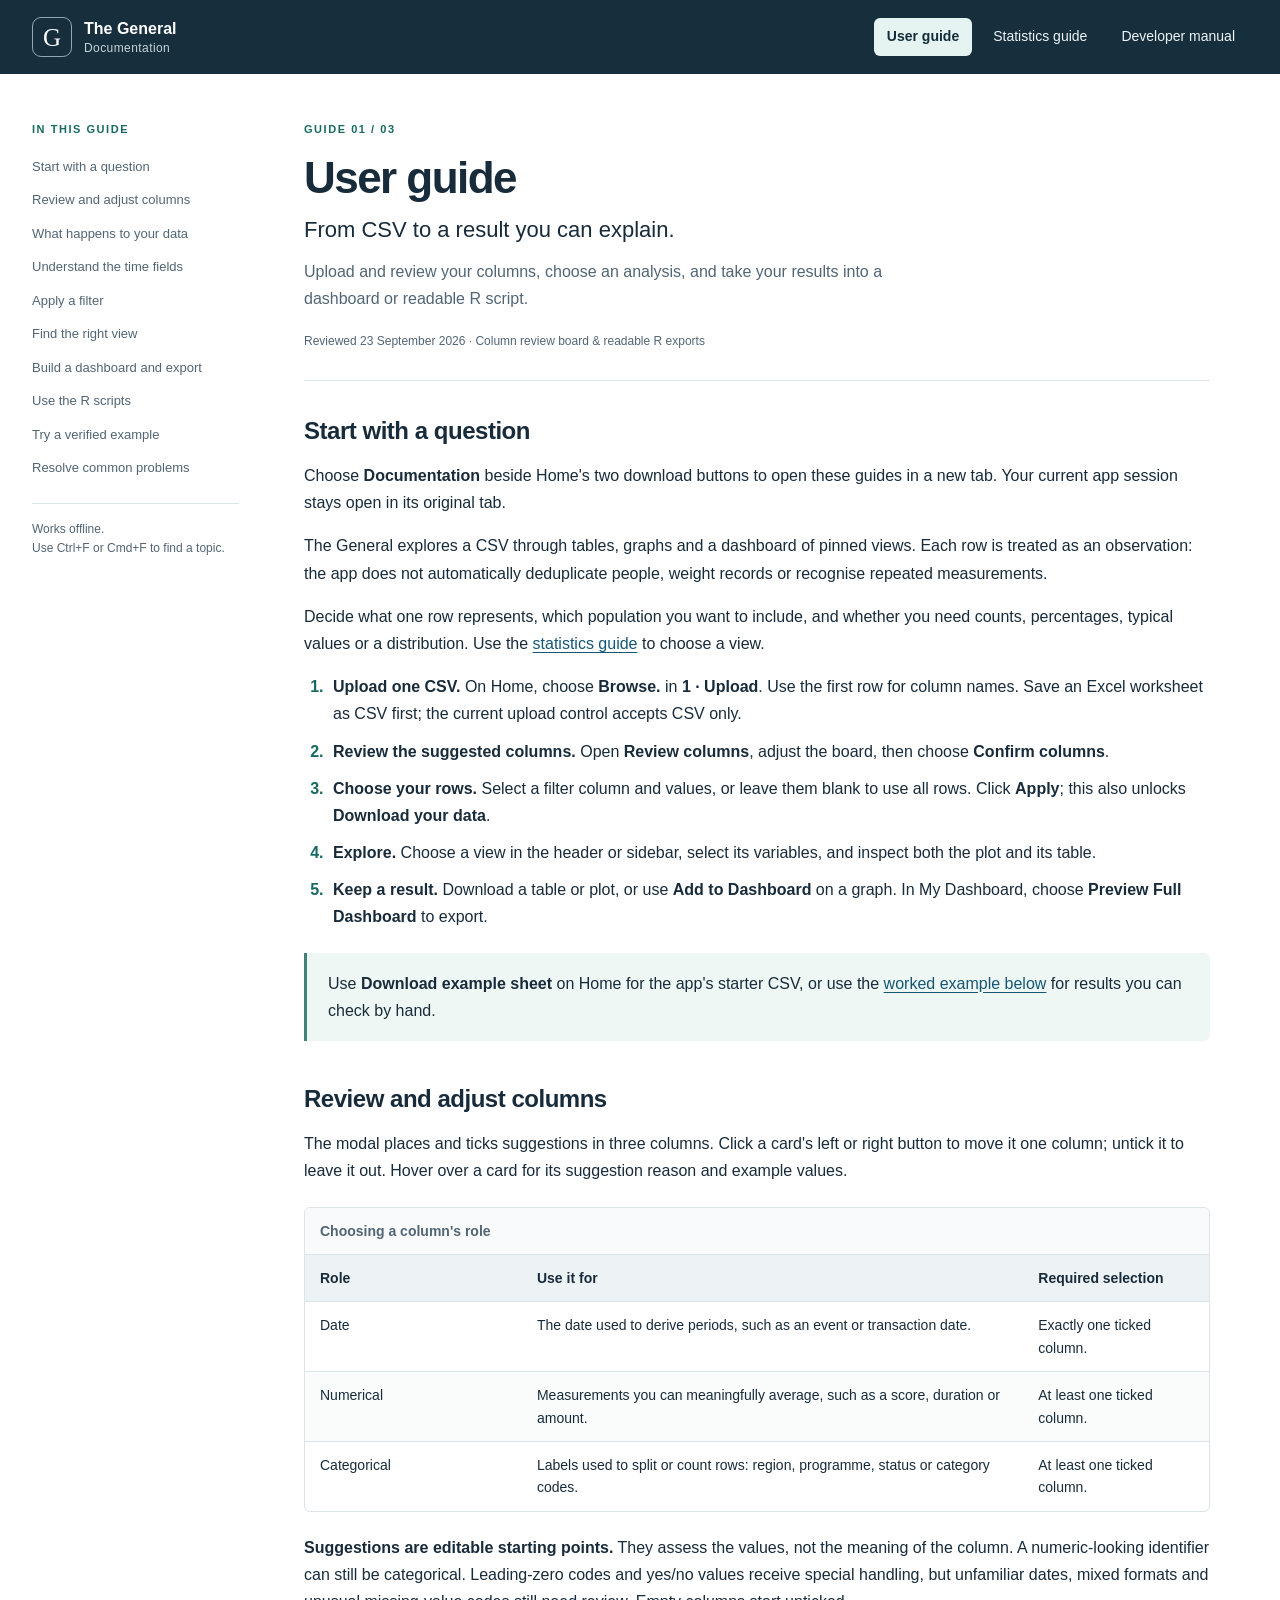
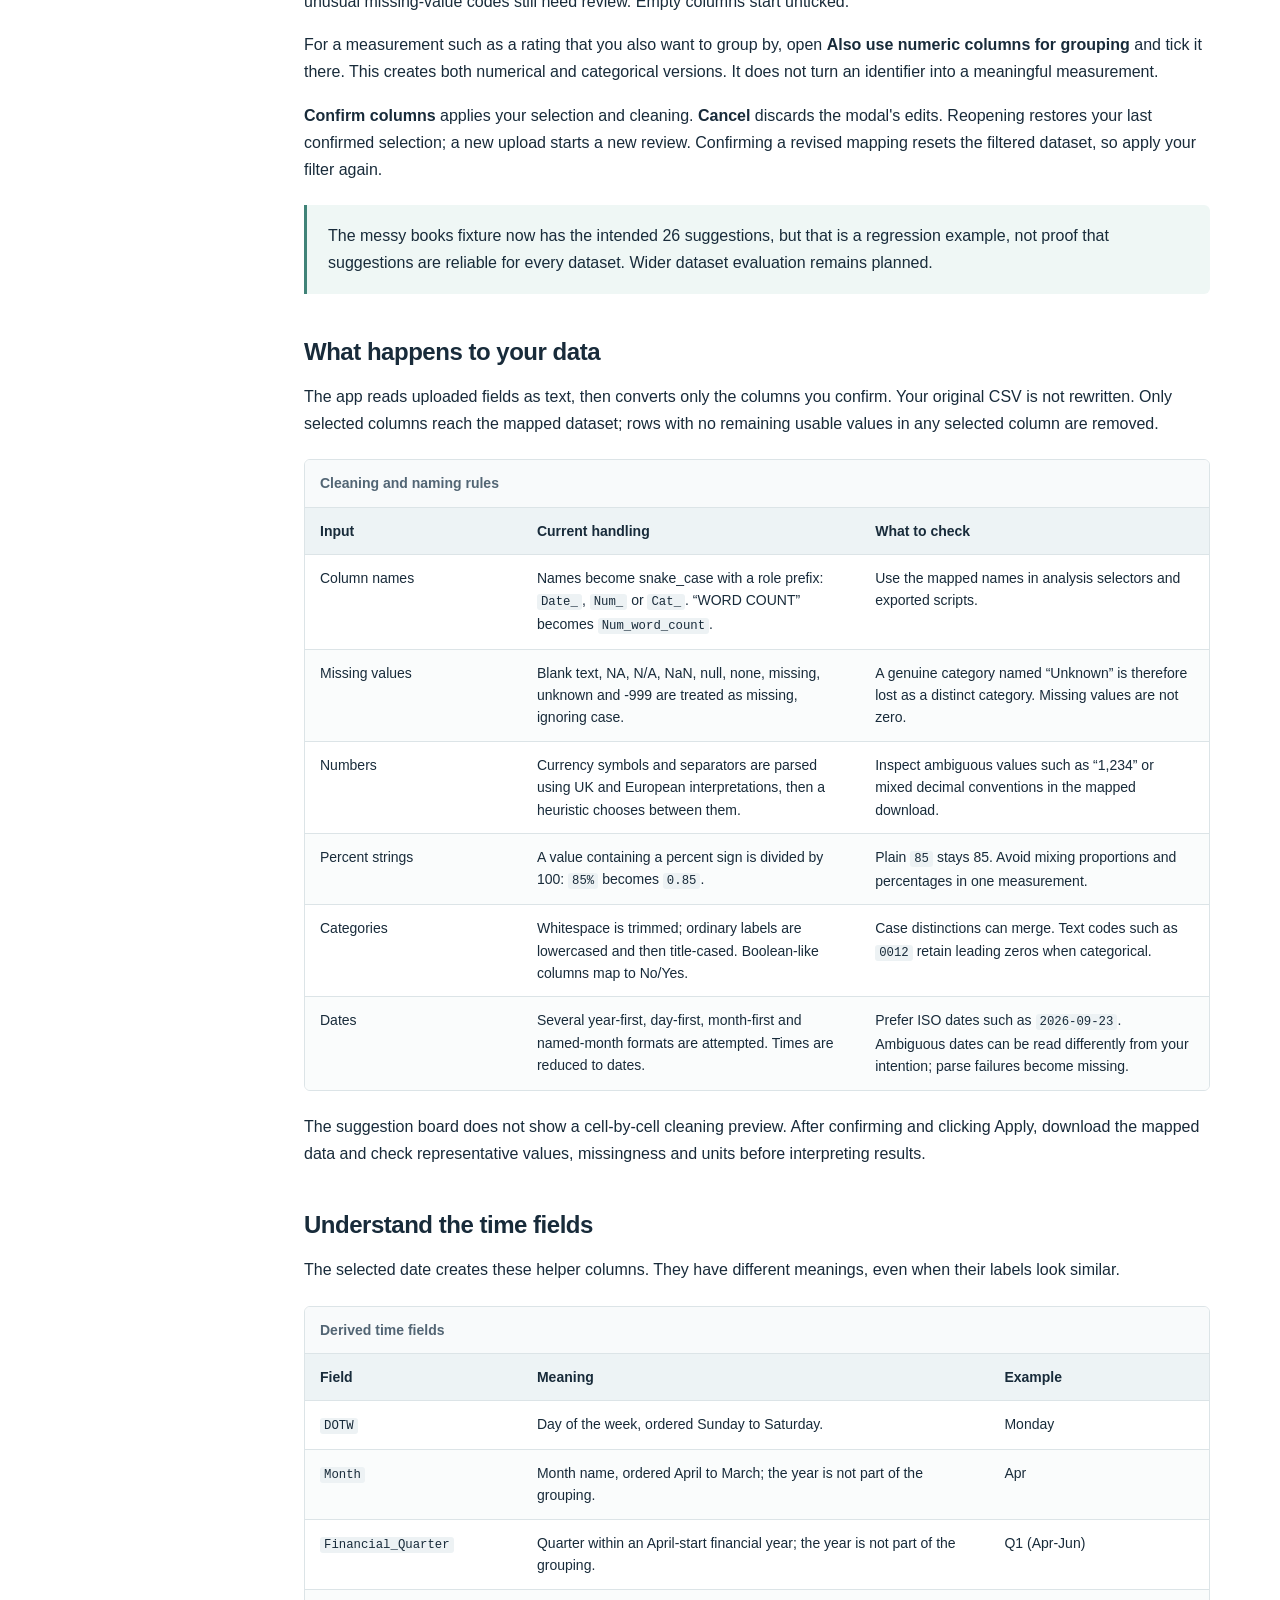
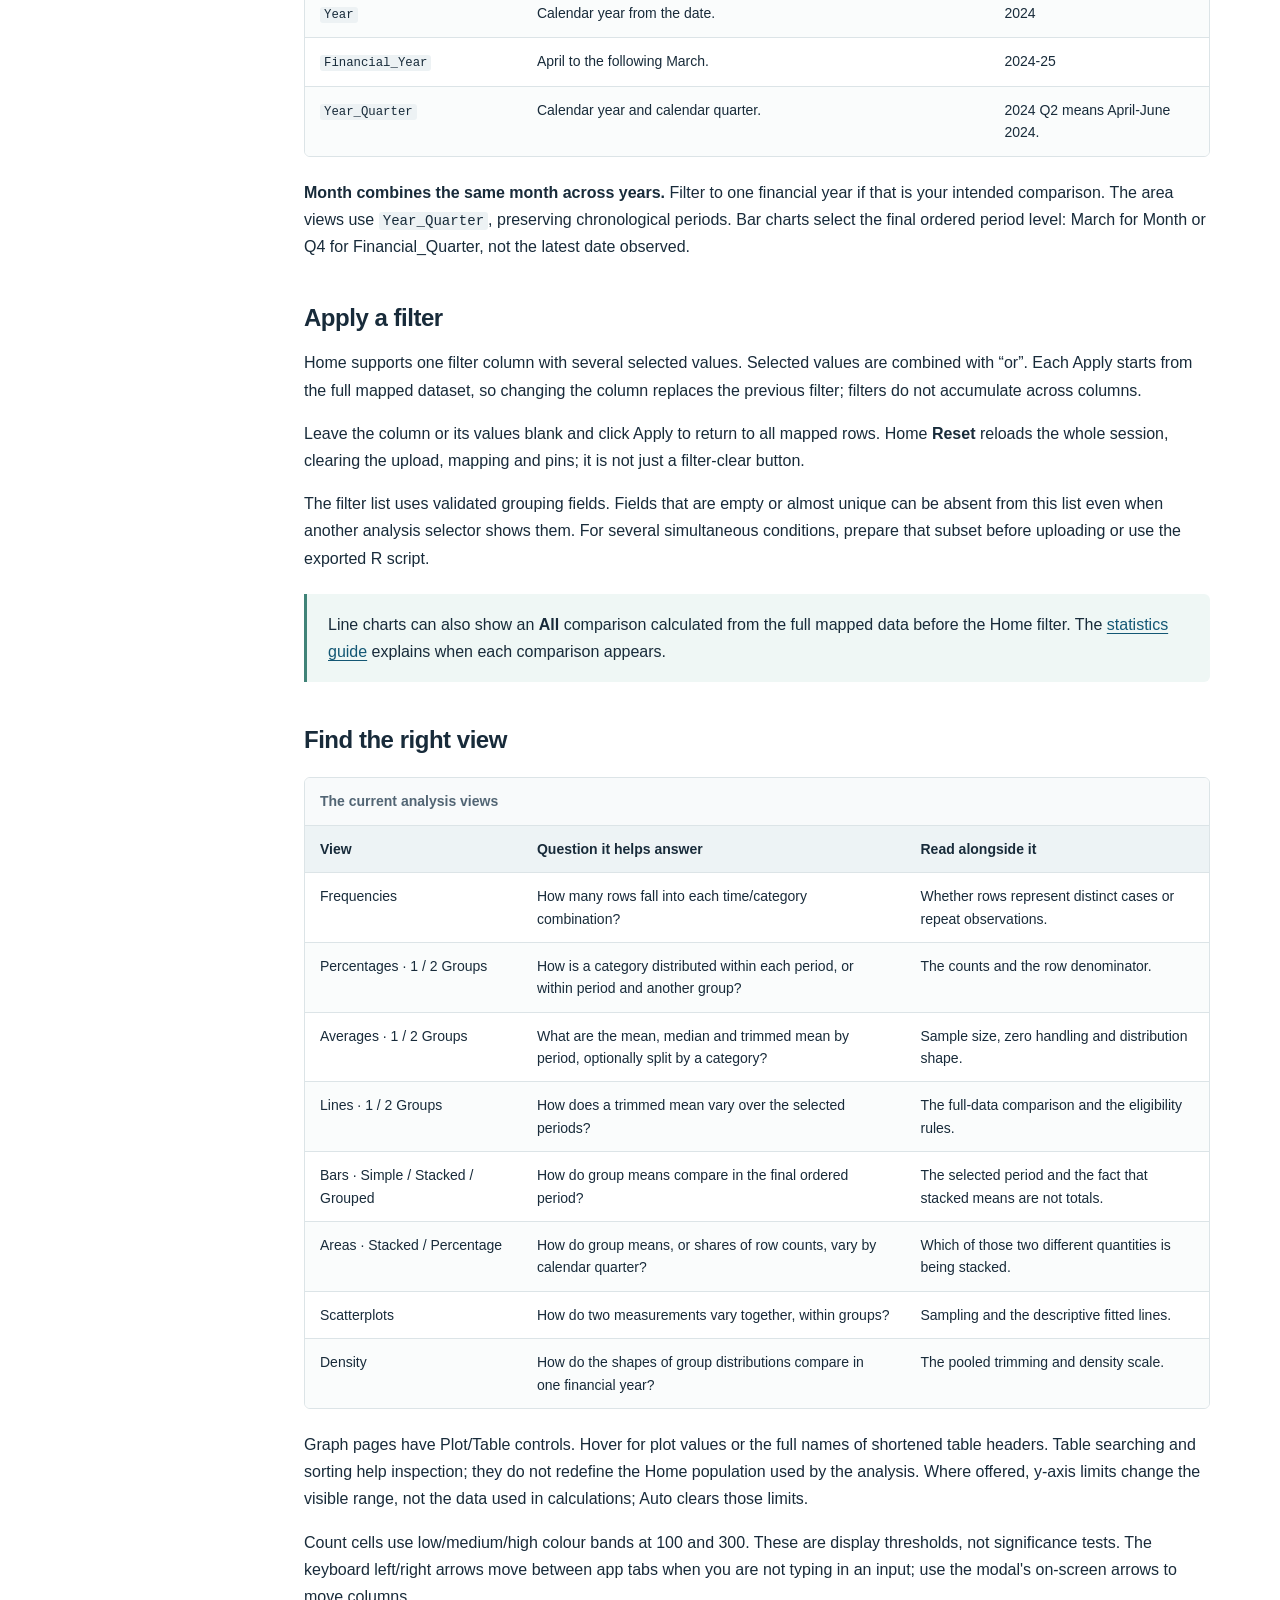
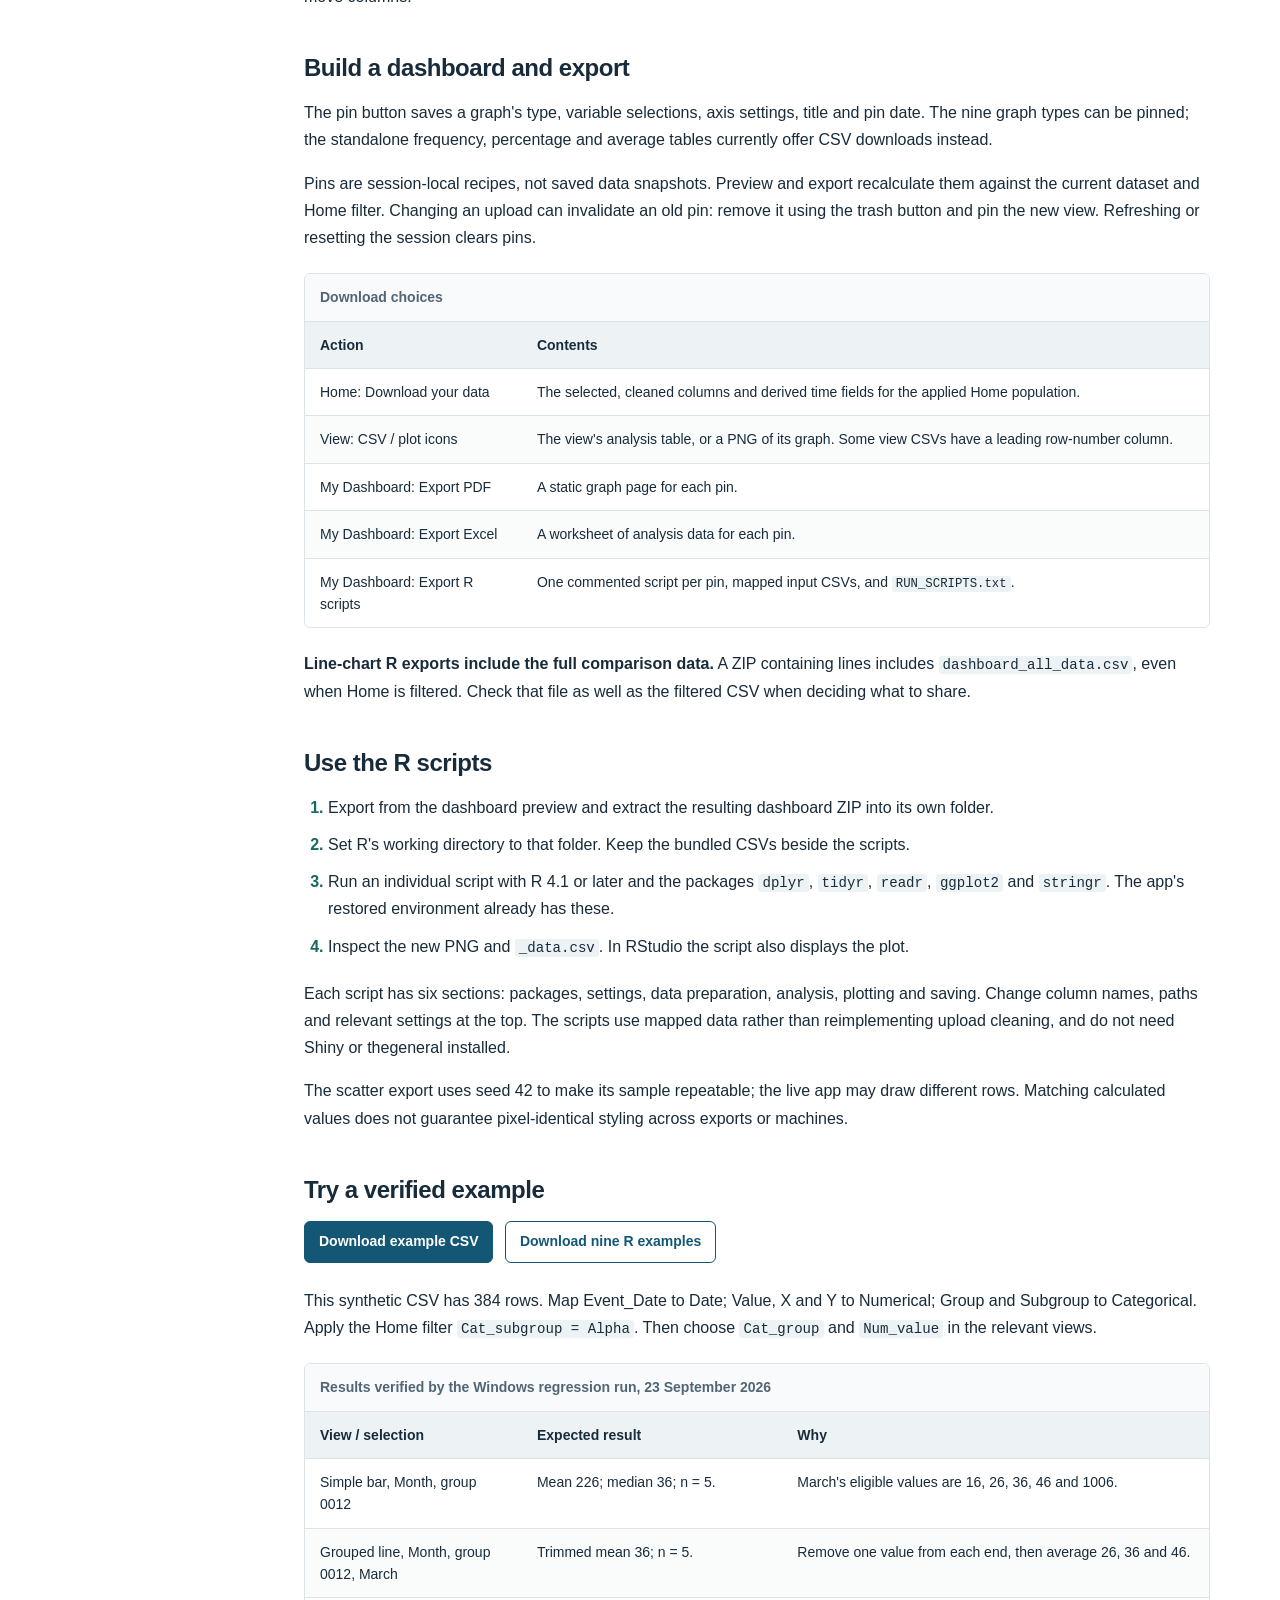
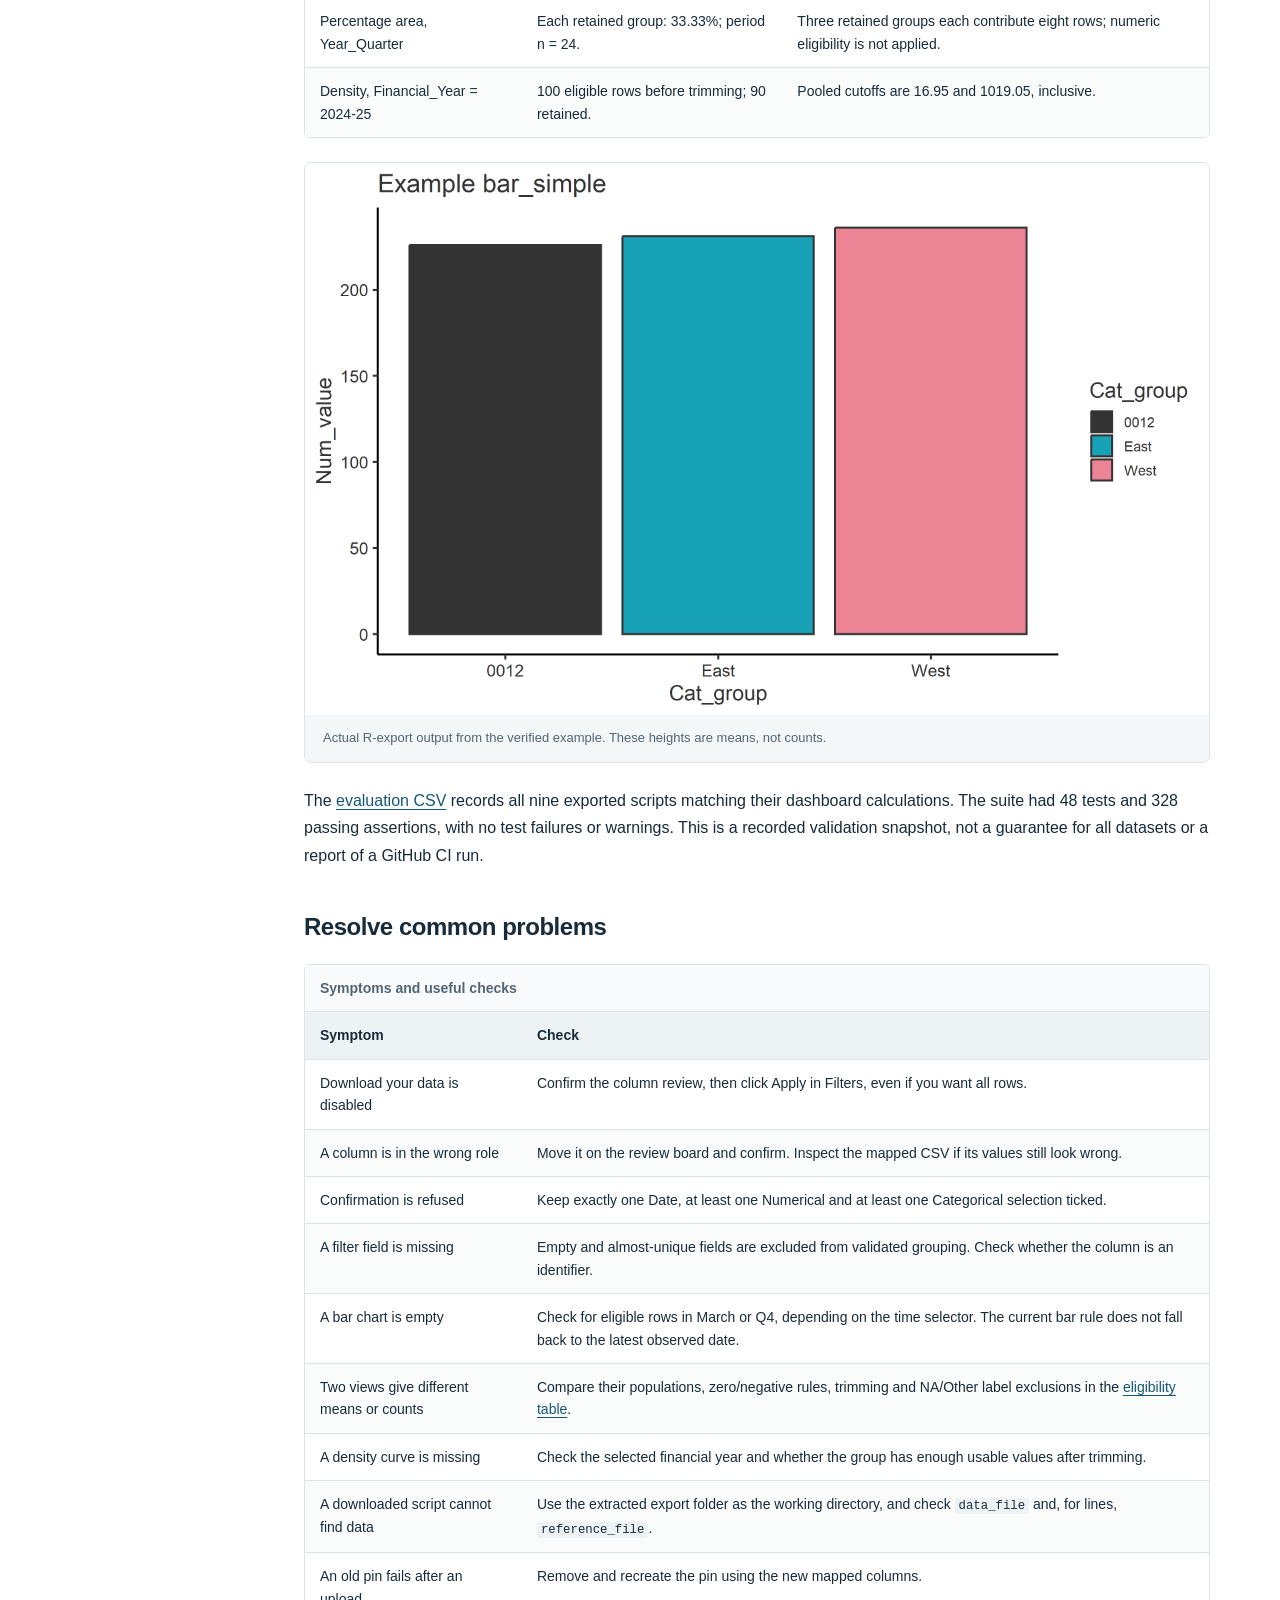
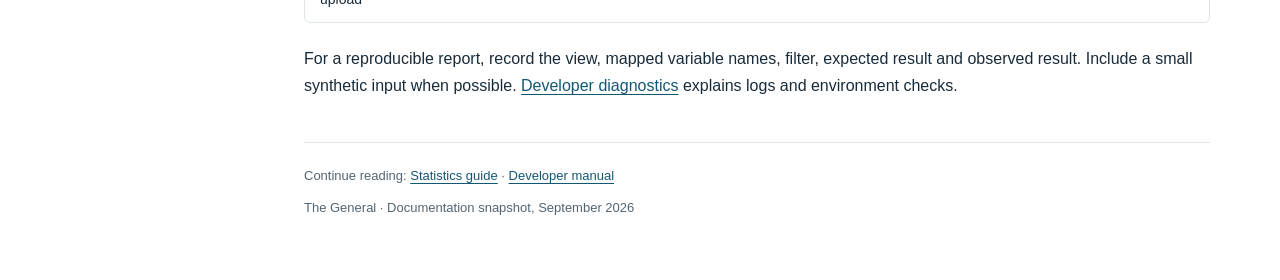
<file: inst/app/www/docs/index.html>
<!doctype html>
<html lang="en">
<head>
  <meta charset="utf-8">
  <meta name="viewport" content="width=device-width, initial-scale=1">
  <meta name="description" content="Upload and review your columns, choose an analysis, and take your results into a dashboard or readable R script.">
  <title>User guide | The General</title>
  <link rel="stylesheet" href="docs.css">
</head>
<body>
<a class="skip-link" href="#main">Skip to content</a>
<header class="site-header">
  <div class="header-inner">
    <a class="brand" href="index.html"><span class="brand-mark" aria-hidden="true">G</span><span>The General<span class="brand-sub">Documentation</span></span></a>
    <nav aria-label="Guides"><a href="index.html" aria-current="page">User guide</a>
<a href="statistics.html">Statistics guide</a>
<a href="developer.html">Developer manual</a></nav>
  </div>
</header>
<div class="layout">
<aside class="contents">
  <p class="eyebrow">In this guide</p>
  <nav aria-label="On this page"><ol><li><a href="#start">Start with a question</a></li>
<li><a href="#columns">Review and adjust columns</a></li>
<li><a href="#cleaning">What happens to your data</a></li>
<li><a href="#time">Understand the time fields</a></li>
<li><a href="#filters">Apply a filter</a></li>
<li><a href="#features">Find the right view</a></li>
<li><a href="#dashboard">Build a dashboard and export</a></li>
<li><a href="#r-scripts">Use the R scripts</a></li>
<li><a href="#examples">Try a verified example</a></li>
<li><a href="#help">Resolve common problems</a></li></ol></nav>
  <p class="contents-note">Works offline.<br>Use Ctrl+F or Cmd+F to find a topic.</p>
</aside>
<main id="main" tabindex="-1">
  <div class="page-heading">
    <p class="eyebrow">Guide 01 / 03</p>
    <h1>User guide</h1>
    <p class="subtitle">From CSV to a result you can explain.</p>
    <p class="intro">Upload and review your columns, choose an analysis, and take your results into a dashboard or readable R script.</p>
    <p class="version">Reviewed 23 September 2026 · Column review board &amp; readable R exports</p>
  </div>
  <section id="start">
<h2>Start with a question</h2>
<p>Choose <strong>Documentation</strong> beside Home's two download buttons to open these guides in a new tab. Your current app session stays open in its original tab.</p>
<p>The General explores a CSV through tables, graphs and a dashboard of pinned views. Each row is treated as an observation: the app does not automatically deduplicate people, weight records or recognise repeated measurements.</p>
<p>Decide what one row represents, which population you want to include, and whether you need counts, percentages, typical values or a distribution. Use the <a href="statistics.html#choose">statistics guide</a> to choose a view.</p>
<ol class="steps">
<li><strong>Upload one CSV.</strong> On Home, choose <strong>Browse.</strong> in <strong>1 · Upload</strong>. Use the first row for column names. Save an Excel worksheet as CSV first; the current upload control accepts CSV only.</li>
<li><strong>Review the suggested columns.</strong> Open <strong>Review columns</strong>, adjust the board, then choose <strong>Confirm columns</strong>.</li>
<li><strong>Choose your rows.</strong> Select a filter column and values, or leave them blank to use all rows. Click <strong>Apply</strong>; this also unlocks <strong>Download your data</strong>.</li>
<li><strong>Explore.</strong> Choose a view in the header or sidebar, select its variables, and inspect both the plot and its table.</li>
<li><strong>Keep a result.</strong> Download a table or plot, or use <strong>Add to Dashboard</strong> on a graph. In My Dashboard, choose <strong>Preview Full Dashboard</strong> to export.</li>
</ol>
<p class="note">Use <strong>Download example sheet</strong> on Home for the app's starter CSV, or use the <a href="#examples">worked example below</a> for results you can check by hand.</p>
</section>

<section id="columns">
<h2>Review and adjust columns</h2>
<p>The modal places and ticks suggestions in three columns. Click a card's left or right button to move it one column; untick it to leave it out. Hover over a card for its suggestion reason and example values.</p>
<div class="table-wrap" role="region" tabindex="0" aria-label="Choosing a column&#x27;s role"><table><caption>Choosing a column's role</caption><thead><tr><th scope="col">Role</th><th scope="col">Use it for</th><th scope="col">Required selection</th></tr></thead><tbody>
<tr><td>Date</td><td>The date used to derive periods, such as an event or transaction date.</td><td>Exactly one ticked column.</td></tr>
<tr><td>Numerical</td> <td>Measurements you can meaningfully average, such as a score, duration or amount.</td><td>At least one ticked column.</td></tr>
<tr><td>Categorical</td><td>Labels used to split or count rows: region, programme, status or category codes.</td><td>At least one ticked column.</td></tr>
</tbody></table></div>
<p><strong>Suggestions are editable starting points.</strong> They assess the values, not the meaning of the column. A numeric-looking identifier can still be categorical. Leading-zero codes and yes/no values receive special handling, but unfamiliar dates, mixed formats and unusual missing-value codes still need review. Empty columns start unticked.</p>
<p>For a measurement such as a rating that you also want to group by, open <strong>Also use numeric columns for grouping</strong> and tick it there. This creates both numerical and categorical versions. It does not turn an identifier into a meaningful measurement.</p>
<p><strong>Confirm columns</strong> applies your selection and cleaning. <strong>Cancel</strong> discards the modal's edits. Reopening restores your last confirmed selection; a new upload starts a new review. Confirming a revised mapping resets the filtered dataset, so apply your filter again.</p>
<p class="note">The messy books fixture now has the intended 26 suggestions, but that is a regression example, not proof that suggestions are reliable for every dataset. Wider dataset evaluation remains planned.</p>
</section>

<section id="cleaning">
<h2>What happens to your data</h2>
<p>The app reads uploaded fields as text, then converts only the columns you confirm. Your original CSV is not rewritten. Only selected columns reach the mapped dataset; rows with no remaining usable values in any selected column are removed.</p>
<div class="table-wrap" role="region" tabindex="0" aria-label="Cleaning and naming rules"><table><caption>Cleaning and naming rules</caption><thead><tr><th scope="col">Input</th><th scope="col">Current handling</th><th scope="col">What to check</th></tr></thead><tbody>
<tr><td>Column names</td><td>Names become snake_case with a role prefix: <code>Date_</code>, <code>Num_</code> or <code>Cat_</code>. “WORD COUNT” becomes <code>Num_word_count</code>.</td><td>Use the mapped names in analysis selectors and exported scripts.</td></tr>
<tr><td>Missing values</td><td>Blank text, NA, N/A, NaN, null, none, missing, unknown and -999 are treated as missing, ignoring case.</td><td>A genuine category named “Unknown” is therefore lost as a distinct category. Missing values are not zero.</td></tr>
<tr><td>Numbers</td><td>Currency symbols and separators are parsed using UK and European interpretations, then a heuristic chooses between them.</td><td>Inspect ambiguous values such as “1,234” or mixed decimal conventions in the mapped download.</td></tr>
<tr><td>Percent strings</td><td>A value containing a percent sign is divided by 100: <code>85%</code> becomes <code>0.85</code>.</td><td>Plain <code>85</code> stays 85. Avoid mixing proportions and percentages in one measurement.</td></tr>
<tr><td>Categories</td><td>Whitespace is trimmed; ordinary labels are lowercased and then title-cased. Boolean-like columns map to No/Yes.</td><td>Case distinctions can merge. Text codes such as <code>0012</code> retain leading zeros when categorical.</td></tr>
<tr><td>Dates</td><td>Several year-first, day-first, month-first and named-month formats are attempted. Times are reduced to dates.</td><td>Prefer ISO dates such as <code>2026-09-23</code>. Ambiguous dates can be read differently from your intention; parse failures become missing.</td></tr>
</tbody></table></div>
<p>The suggestion board does not show a cell-by-cell cleaning preview. After confirming and clicking Apply, download the mapped data and check representative values, missingness and units before interpreting results.</p>
</section>

<section id="time">
<h2>Understand the time fields</h2>
<p>The selected date creates these helper columns. They have different meanings, even when their labels look similar.</p>
<div class="table-wrap" role="region" tabindex="0" aria-label="Derived time fields"><table><caption>Derived time fields</caption><thead><tr><th scope="col">Field</th><th scope="col">Meaning</th><th scope="col">Example</th></tr></thead><tbody>
<tr><td><code>DOTW</code></td><td>Day of the week, ordered Sunday to Saturday.</td><td>Monday</td></tr>
<tr><td><code>Month</code></td><td>Month name, ordered April to March; the year is not part of the grouping.</td><td>Apr</td></tr>
<tr><td><code>Financial_Quarter</code></td><td>Quarter within an April-start financial year; the year is not part of the grouping.</td><td>Q1 (Apr-Jun)</td></tr>
<tr><td><code>Year</code></td><td>Calendar year from the date.</td><td>2024</td></tr>
<tr><td><code>Financial_Year</code></td><td>April to the following March.</td><td>2024-25</td></tr>
<tr><td><code>Year_Quarter</code></td><td>Calendar year and calendar quarter.</td><td>2024 Q2 means April-June 2024.</td></tr>
</tbody></table></div>
<p><strong>Month combines the same month across years.</strong> Filter to one financial year if that is your intended comparison. The area views use <code>Year_Quarter</code>, preserving chronological periods. Bar charts select the final ordered period level: March for Month or Q4 for Financial_Quarter, not the latest date observed.</p>
</section>

<section id="filters">
<h2>Apply a filter</h2>
<p>Home supports one filter column with several selected values. Selected values are combined with “or”. Each Apply starts from the full mapped dataset, so changing the column replaces the previous filter; filters do not accumulate across columns.</p>
<p>Leave the column or its values blank and click Apply to return to all mapped rows. Home <strong>Reset</strong> reloads the whole session, clearing the upload, mapping and pins; it is not just a filter-clear button.</p>
<p>The filter list uses validated grouping fields. Fields that are empty or almost unique can be absent from this list even when another analysis selector shows them. For several simultaneous conditions, prepare that subset before uploading or use the exported R script.</p>
<p class="note">Line charts can also show an <strong>All</strong> comparison calculated from the full mapped data before the Home filter. The <a href="statistics.html#lines">statistics guide</a> explains when each comparison appears.</p>
</section>

<section id="features">
<h2>Find the right view</h2>
<div class="table-wrap" role="region" tabindex="0" aria-label="The current analysis views"><table><caption>The current analysis views</caption><thead><tr><th scope="col">View</th><th scope="col">Question it helps answer</th><th scope="col">Read alongside it</th></tr></thead><tbody>
<tr><td>Frequencies</td><td>How many rows fall into each time/category combination?</td><td>Whether rows represent distinct cases or repeat observations.</td></tr>
<tr><td>Percentages · 1 / 2 Groups</td><td>How is a category distributed within each period, or within period and another group?</td><td>The counts and the row denominator.</td></tr>
<tr><td>Averages · 1 / 2 Groups</td><td>What are the mean, median and trimmed mean by period, optionally split by a category?</td><td>Sample size, zero handling and distribution shape.</td></tr>
<tr><td>Lines · 1 / 2 Groups</td><td>How does a trimmed mean vary over the selected periods?</td><td>The full-data comparison and the eligibility rules.</td></tr>
<tr><td>Bars · Simple / Stacked / Grouped</td><td>How do group means compare in the final ordered period?</td><td>The selected period and the fact that stacked means are not totals.</td></tr>
<tr><td>Areas · Stacked / Percentage</td><td>How do group means, or shares of row counts, vary by calendar quarter?</td><td>Which of those two different quantities is being stacked.</td></tr>
<tr><td>Scatterplots</td><td>How do two measurements vary together, within groups?</td><td>Sampling and the descriptive fitted lines.</td></tr>
<tr><td>Density</td><td>How do the shapes of group distributions compare in one financial year?</td><td>The pooled trimming and density scale.</td></tr>
</tbody></table></div>
<p>Graph pages have Plot/Table controls. Hover for plot values or the full names of shortened table headers. Table searching and sorting help inspection; they do not redefine the Home population used by the analysis. Where offered, y-axis limits change the visible range, not the data used in calculations; Auto clears those limits.</p>
<p>Count cells use low/medium/high colour bands at 100 and 300. These are display thresholds, not significance tests. The keyboard left/right arrows move between app tabs when you are not typing in an input; use the modal's on-screen arrows to move columns.</p>
</section>

<section id="dashboard">
<h2>Build a dashboard and export</h2>
<p>The pin button saves a graph's type, variable selections, axis settings, title and pin date. The nine graph types can be pinned; the standalone frequency, percentage and average tables currently offer CSV downloads instead.</p>
<p>Pins are session-local recipes, not saved data snapshots. Preview and export recalculate them against the current dataset and Home filter. Changing an upload can invalidate an old pin: remove it using the trash button and pin the new view. Refreshing or resetting the session clears pins.</p>
<div class="table-wrap" role="region" tabindex="0" aria-label="Download choices"><table><caption>Download choices</caption><thead><tr><th scope="col">Action</th><th scope="col">Contents</th></tr></thead><tbody>
<tr><td>Home: Download your data</td><td>The selected, cleaned columns and derived time fields for the applied Home population.</td></tr>
<tr><td>View: CSV / plot icons</td><td>The view's analysis table, or a PNG of its graph. Some view CSVs have a leading row-number column.</td></tr>
<tr><td>My Dashboard: Export PDF</td><td>A static graph page for each pin.</td></tr>
<tr><td>My Dashboard: Export Excel</td><td>A worksheet of analysis data for each pin.</td></tr>
<tr><td>My Dashboard: Export R scripts</td><td>One commented script per pin, mapped input CSVs, and <code>RUN_SCRIPTS.txt</code>.</td></tr>
</tbody></table></div>
<p><strong>Line-chart R exports include the full comparison data.</strong> A ZIP containing lines includes <code>dashboard_all_data.csv</code>, even when Home is filtered. Check that file as well as the filtered CSV when deciding what to share.</p>
</section>

<section id="r-scripts">
<h2>Use the R scripts</h2>
<ol>
<li>Export from the dashboard preview and extract the resulting dashboard ZIP into its own folder.</li>
<li>Set R's working directory to that folder. Keep the bundled CSVs beside the scripts.</li>
<li>Run an individual script with R 4.1 or later and the packages <code>dplyr</code>, <code>tidyr</code>, <code>readr</code>, <code>ggplot2</code> and <code>stringr</code>. The app's restored environment already has these.</li>
<li>Inspect the new PNG and <code>_data.csv</code>. In RStudio the script also displays the plot.</li>
</ol>
<p>Each script has six sections: packages, settings, data preparation, analysis, plotting and saving. Change column names, paths and relevant settings at the top. The scripts use mapped data rather than reimplementing upload cleaning, and do not need Shiny or thegeneral installed.</p>
<p>The scatter export uses seed 42 to make its sample repeatable; the live app may draw different rows. Matching calculated values does not guarantee pixel-identical styling across exports or machines.</p>
</section>

<section id="examples">
<h2>Try a verified example</h2>
<p><a class="button" href="examples/live_input.csv" download>Download example CSV</a> <a class="button secondary" href="examples/example_export.zip" download>Download nine R examples</a></p>
<p>This synthetic CSV has 384 rows. Map Event_Date to Date; Value, X and Y to Numerical; Group and Subgroup to Categorical. Apply the Home filter <code>Cat_subgroup = Alpha</code>. Then choose <code>Cat_group</code> and <code>Num_value</code> in the relevant views.</p>
<div class="table-wrap" role="region" tabindex="0" aria-label="Results verified by the Windows regression run, 23 September 2026"><table><caption>Results verified by the Windows regression run, 23 September 2026</caption><thead><tr><th scope="col">View / selection</th><th scope="col">Expected result</th><th scope="col">Why</th></tr></thead><tbody>
<tr><td>Simple bar, Month, group 0012</td><td>Mean 226; median 36; n = 5.</td><td>March's eligible values are 16, 26, 36, 46 and 1006.</td></tr>
<tr><td>Grouped line, Month, group 0012, March</td><td>Trimmed mean 36; n = 5.</td><td>Remove one value from each end, then average 26, 36 and 46.</td></tr>
<tr><td>Percentage area, Year_Quarter</td><td>Each retained group: 33.33%; period n = 24.</td><td>Three retained groups each contribute eight rows; numeric eligibility is not applied.</td></tr>
<tr><td>Density, Financial_Year = 2024-25</td><td>100 eligible rows before trimming; 90 retained.</td><td>Pooled cutoffs are 16.95 and 1019.05, inclusive.</td></tr>
</tbody></table></div>
<figure><img src="images/bar.png" alt="Verified simple bar example: group 0012 has mean 226, East 231 and West 236." width="2700" height="1650" loading="lazy"><figcaption>Actual R-export output from the verified example. These heights are means, not counts.</figcaption></figure>
<p>The <a href="examples/evaluation.csv" download>evaluation CSV</a> records all nine exported scripts matching their dashboard calculations. The suite had 48 tests and 328 passing assertions, with no test failures or warnings. This is a recorded validation snapshot, not a guarantee for all datasets or a report of a GitHub CI run.</p>
</section>

<section id="help">
<h2>Resolve common problems</h2>
<div class="table-wrap" role="region" tabindex="0" aria-label="Symptoms and useful checks"><table><caption>Symptoms and useful checks</caption><thead><tr><th scope="col">Symptom</th><th scope="col">Check</th></tr></thead><tbody>
<tr><td>Download your data is disabled</td><td>Confirm the column review, then click Apply in Filters, even if you want all rows.</td></tr>
<tr><td>A column is in the wrong role</td><td>Move it on the review board and confirm. Inspect the mapped CSV if its values still look wrong.</td></tr>
<tr><td>Confirmation is refused</td><td>Keep exactly one Date, at least one Numerical and at least one Categorical selection ticked.</td></tr>
<tr><td>A filter field is missing</td><td>Empty and almost-unique fields are excluded from validated grouping. Check whether the column is an identifier.</td></tr>
<tr><td>A bar chart is empty</td><td>Check for eligible rows in March or Q4, depending on the time selector. The current bar rule does not fall back to the latest observed date.</td></tr>
<tr><td>Two views give different means or counts</td><td>Compare their populations, zero/negative rules, trimming and NA/Other label exclusions in the <a href="statistics.html#eligibility">eligibility table</a>.</td></tr>
<tr><td>A density curve is missing</td><td>Check the selected financial year and whether the group has enough usable values after trimming.</td></tr>
<tr><td>A downloaded script cannot find data</td><td>Use the extracted export folder as the working directory, and check <code>data_file</code> and, for lines, <code>reference_file</code>.</td></tr>
<tr><td>An old pin fails after an upload</td><td>Remove and recreate the pin using the new mapped columns.</td></tr>
</tbody></table></div>
<p>For a reproducible report, record the view, mapped variable names, filter, expected result and observed result. Include a small synthetic input when possible. <a href="developer.html#diagnostics">Developer diagnostics</a> explains logs and environment checks.</p>
</section>

  <footer class="page-footer"><p>Continue reading: <a href="statistics.html">Statistics guide</a> · <a href="developer.html">Developer manual</a></p><p>The General · Documentation snapshot, September 2026</p></footer>
</main>
</div>
</body>
</html>
</file>
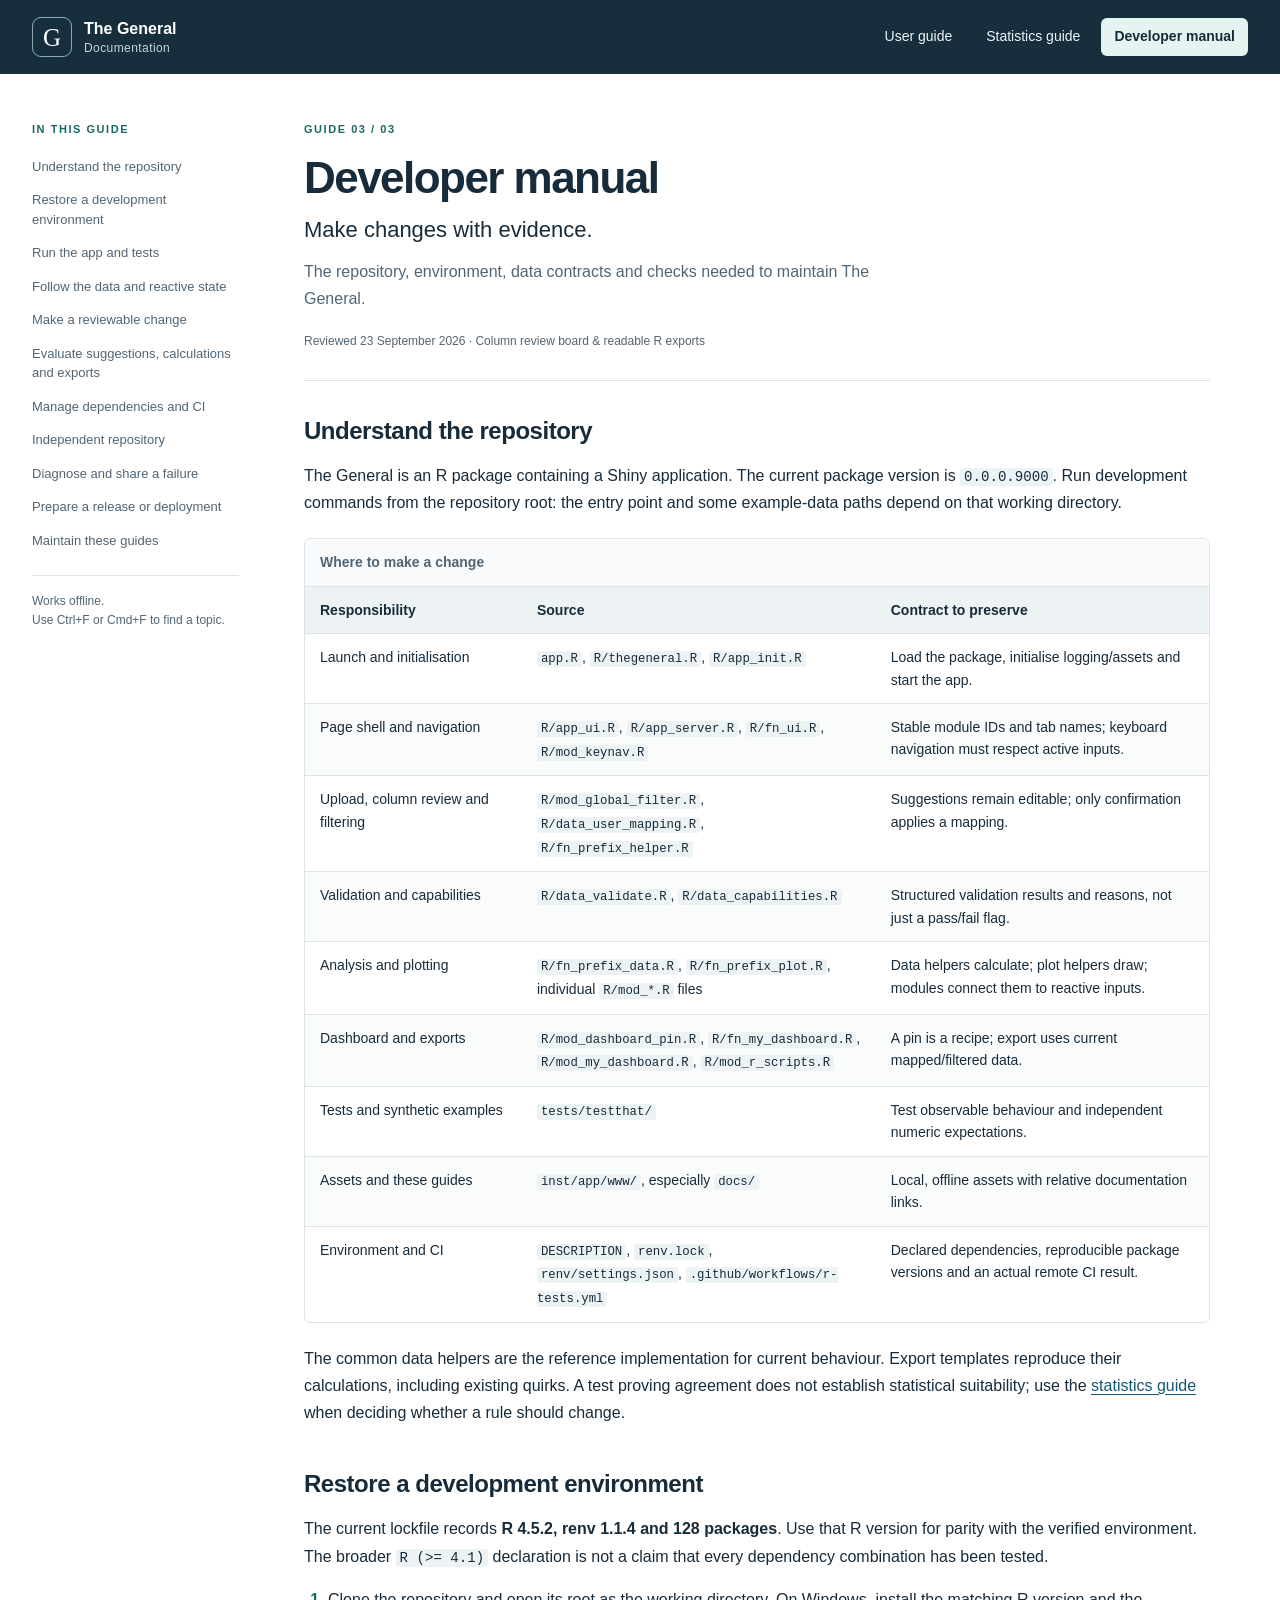
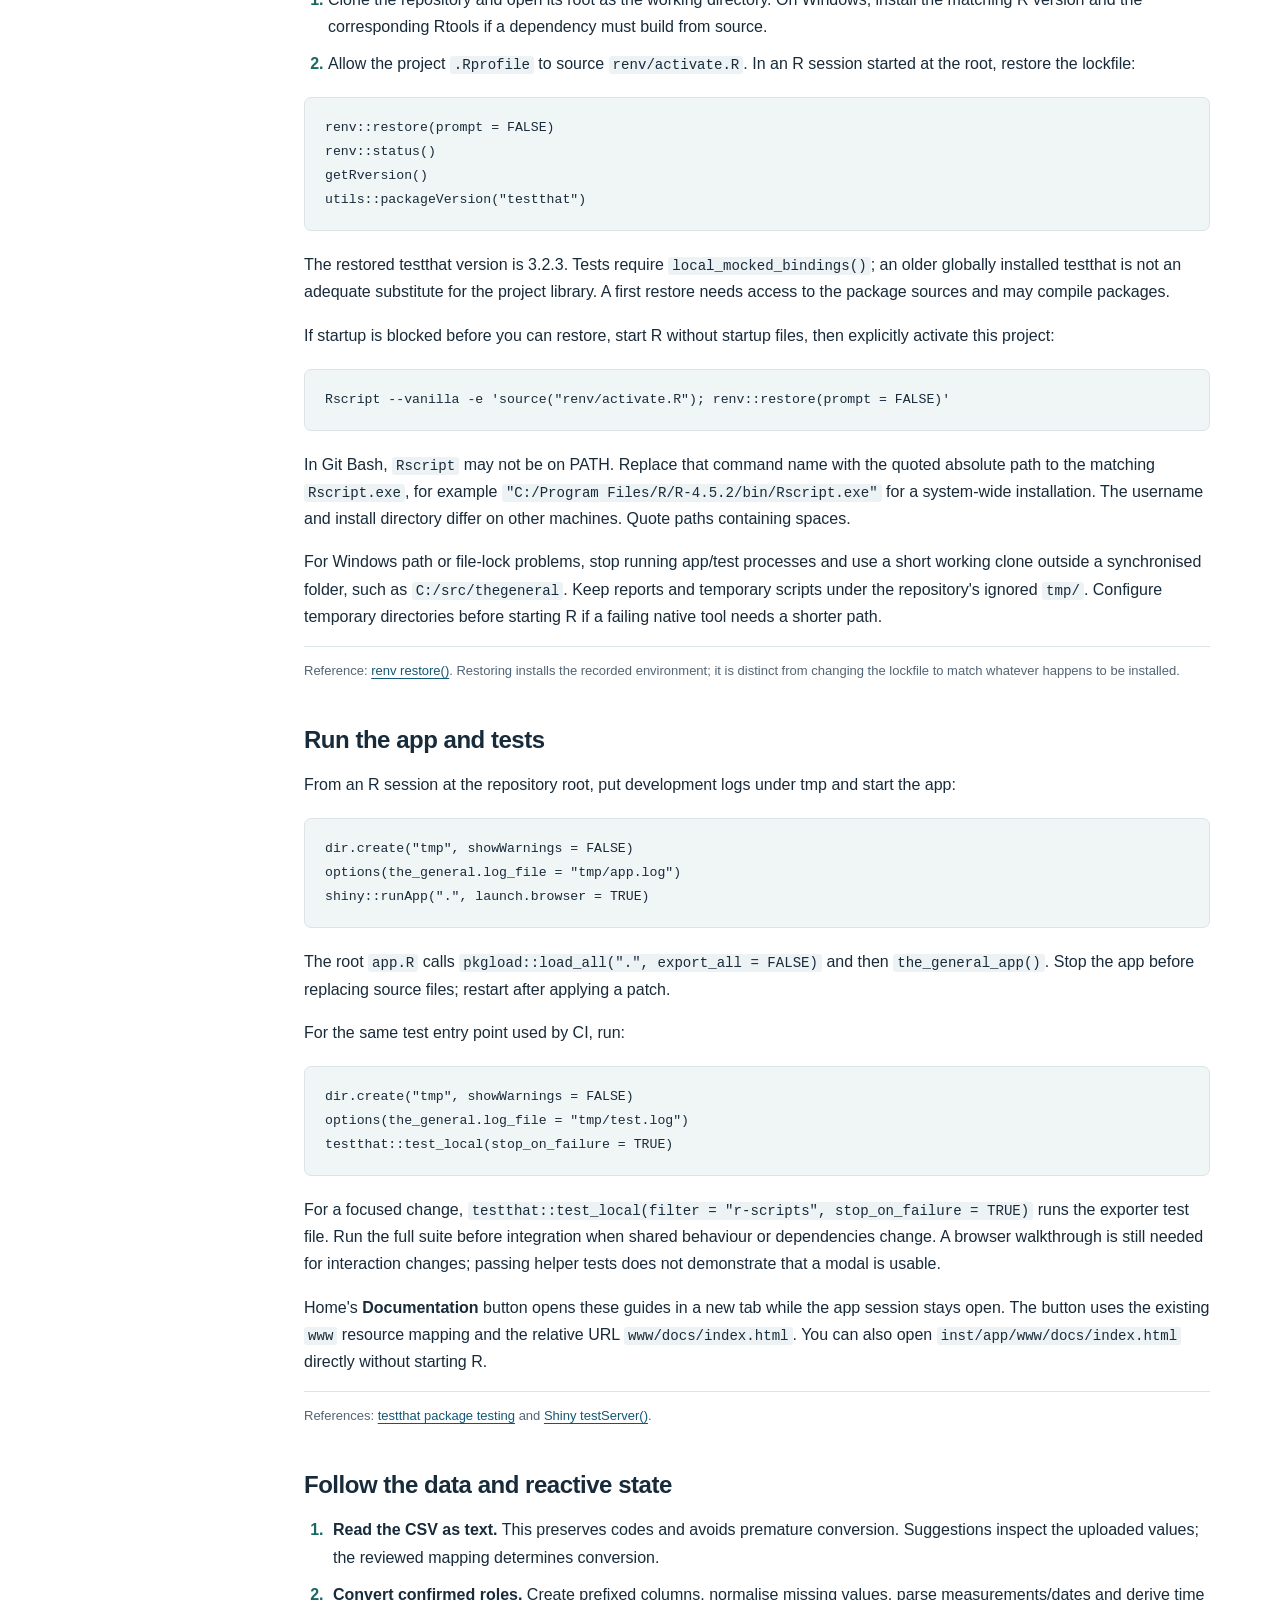
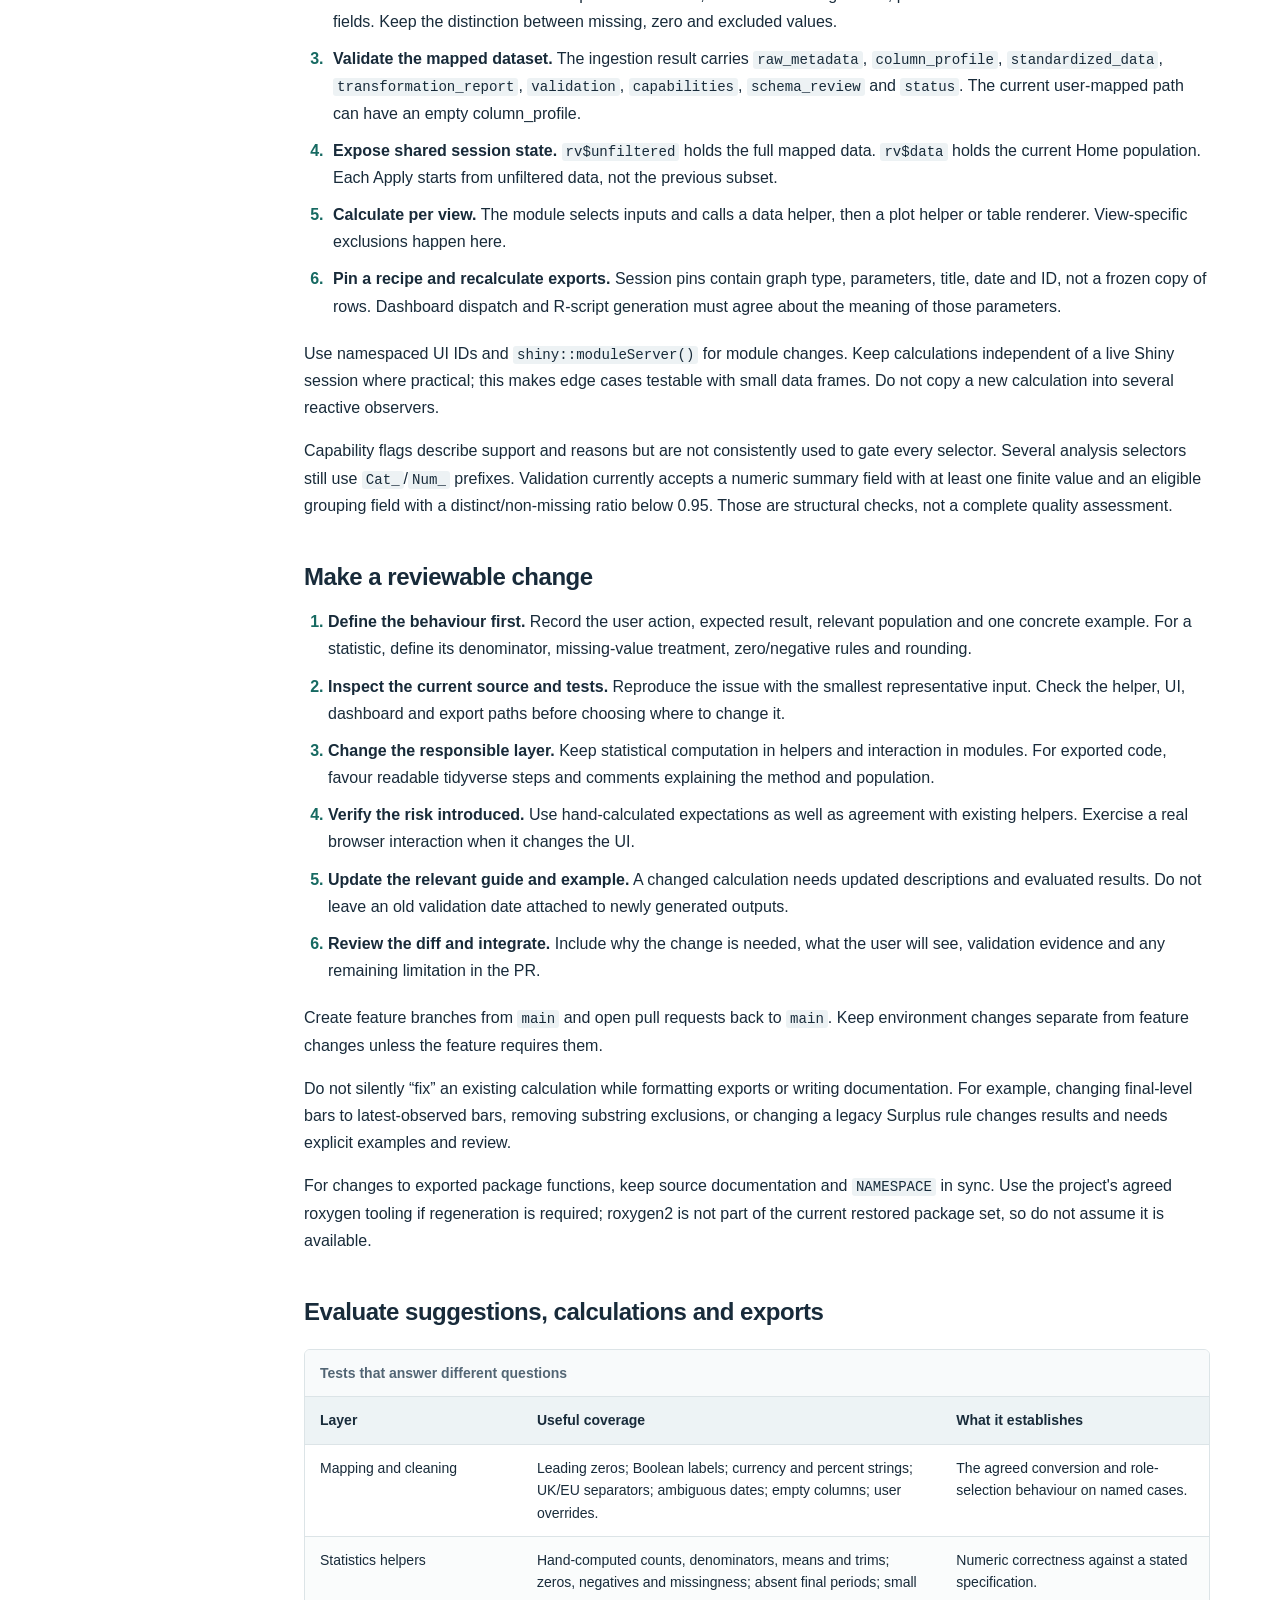
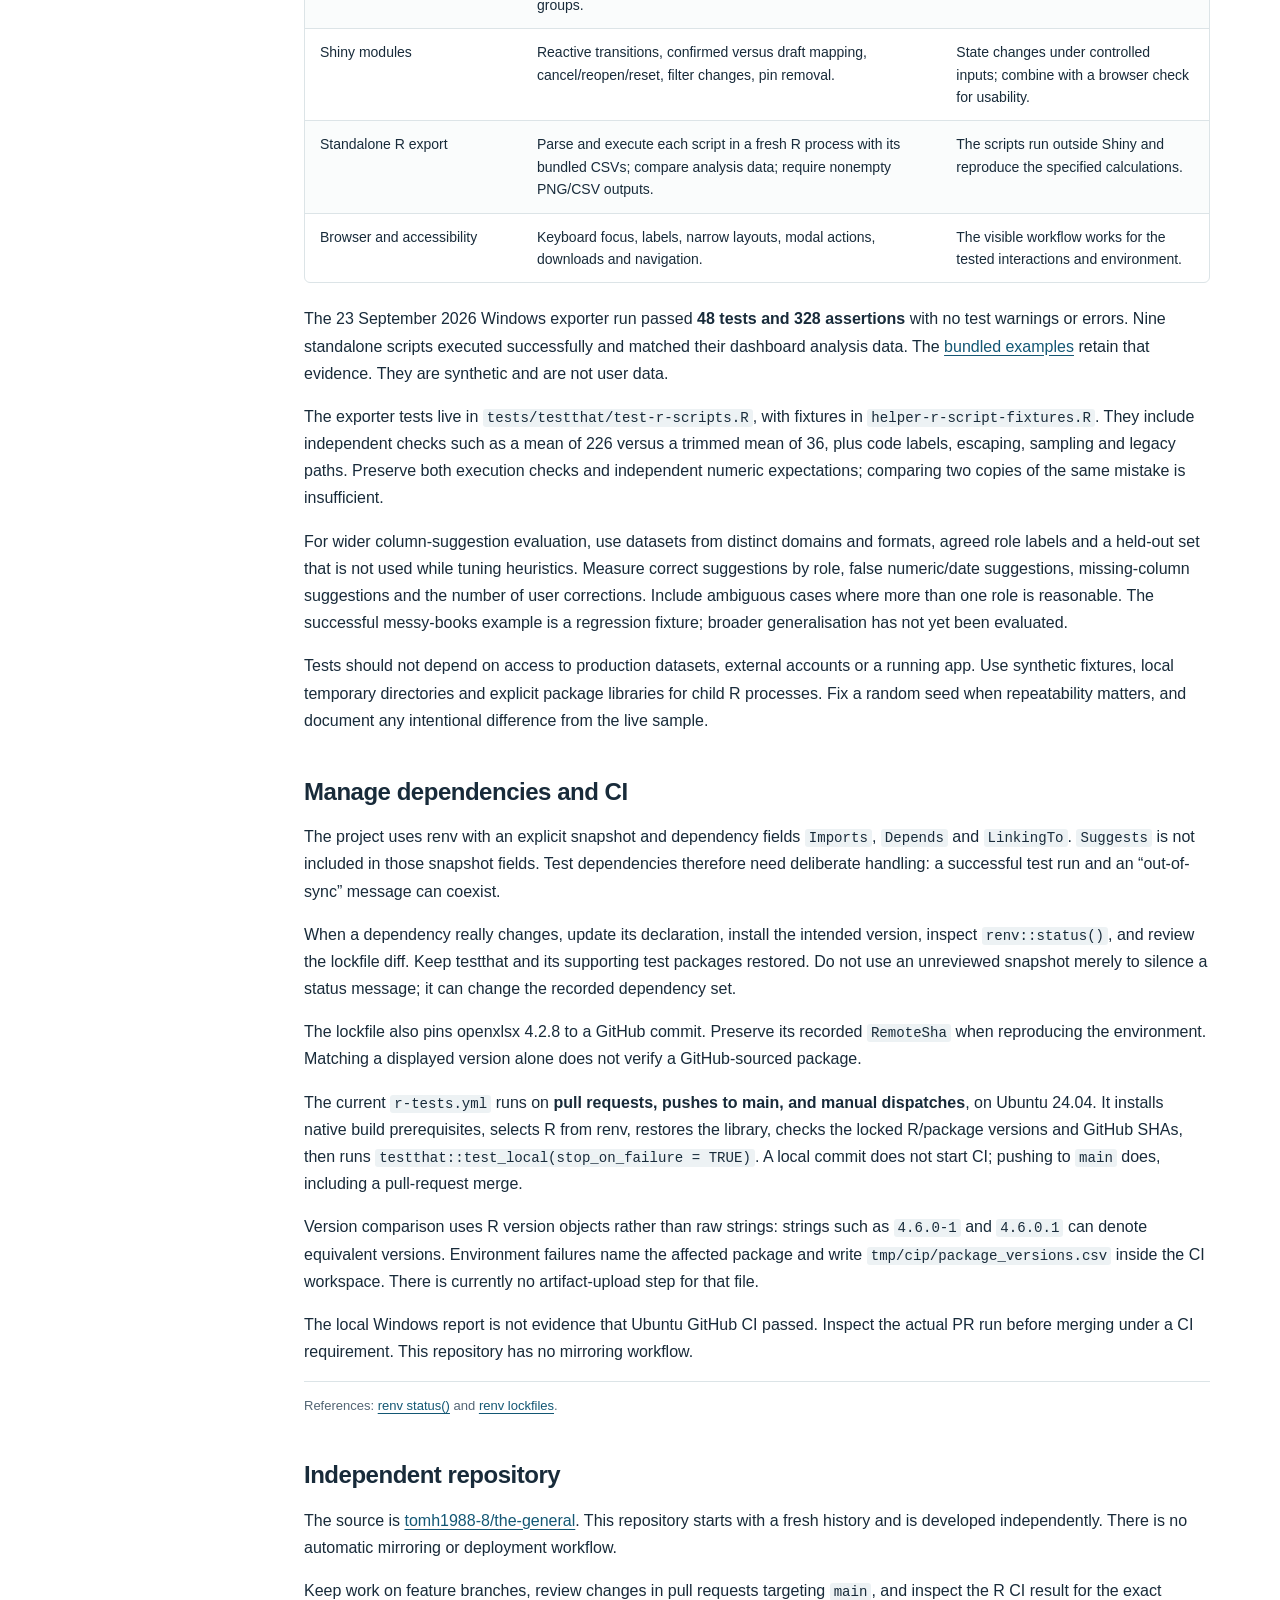
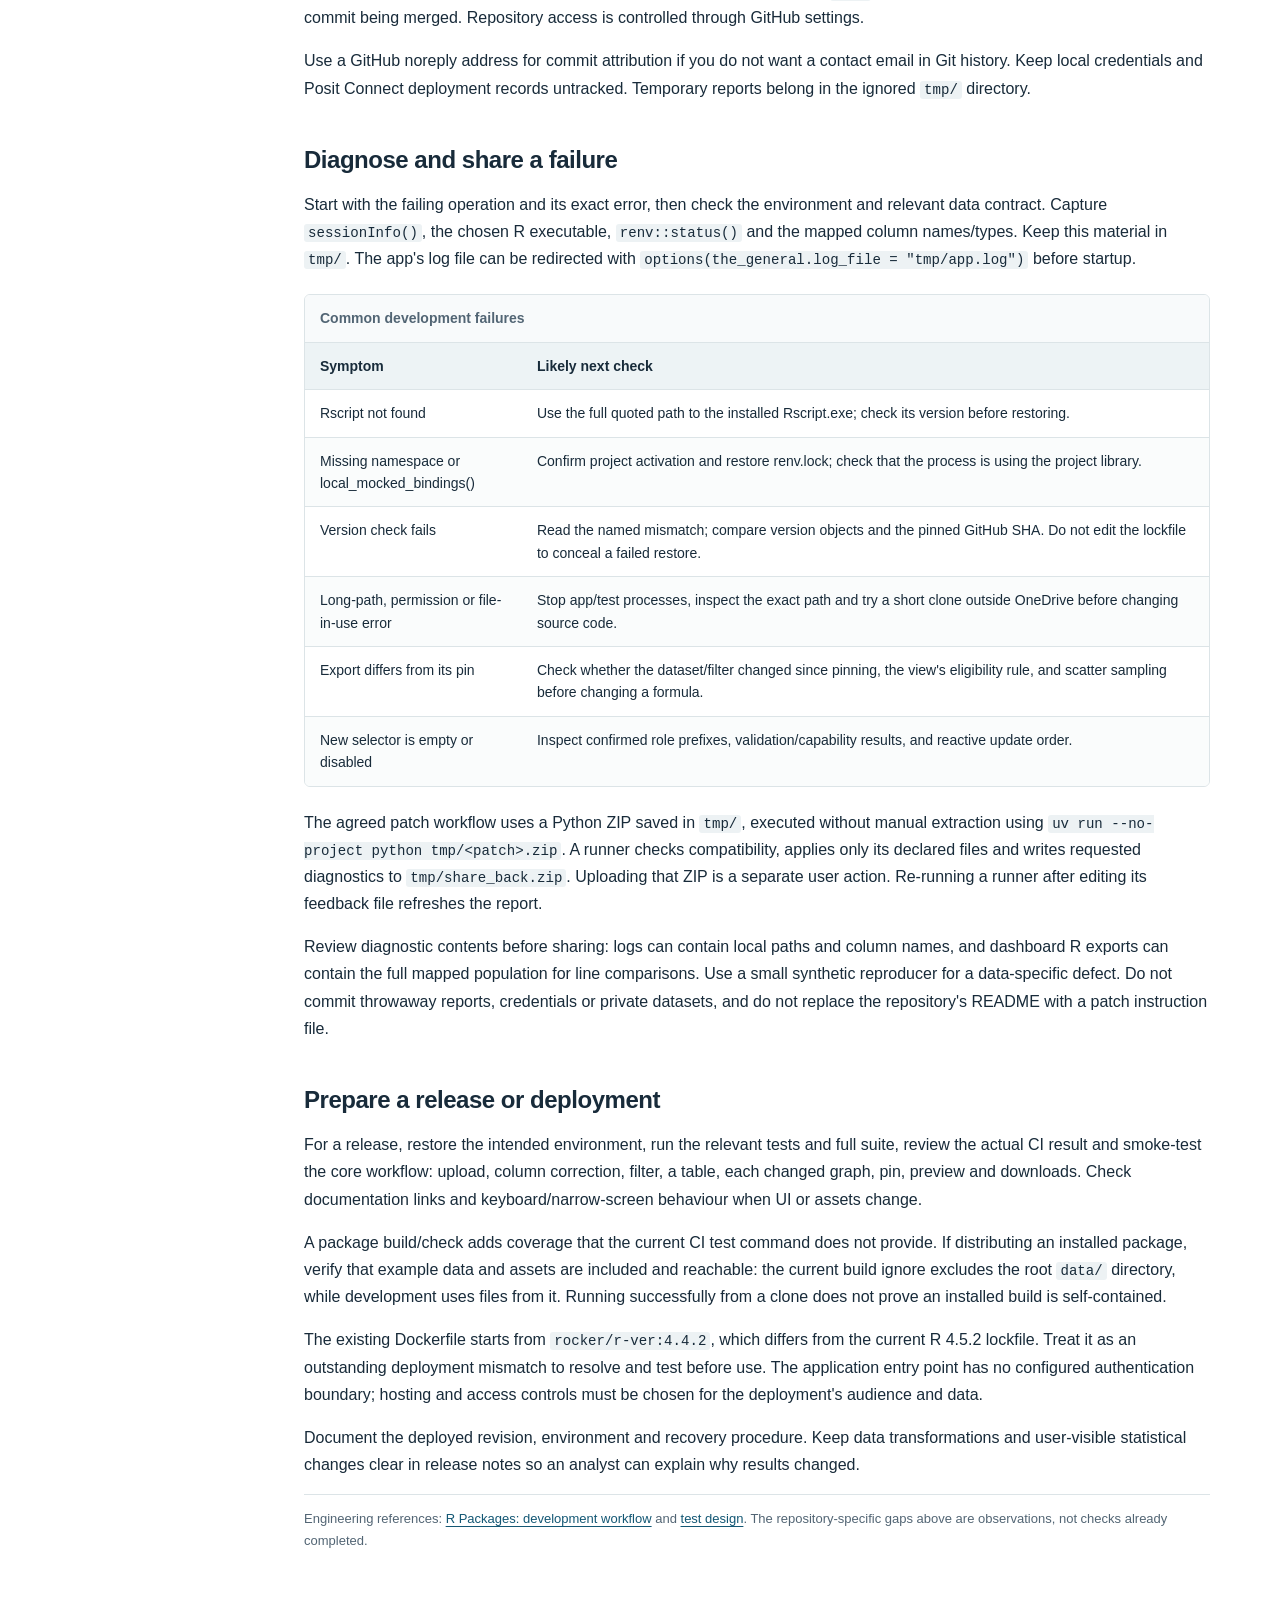
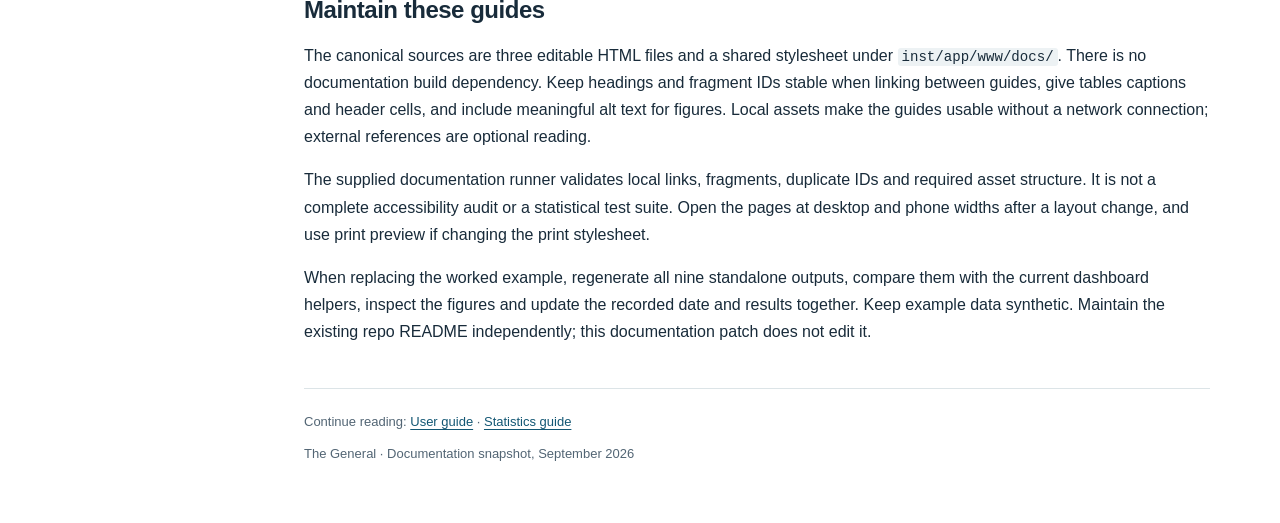
<file: inst/app/www/docs/developer.html>
<!doctype html>
<html lang="en">
<head>
  <meta charset="utf-8">
  <meta name="viewport" content="width=device-width, initial-scale=1">
  <meta name="description" content="The repository, environment, data contracts and checks needed to maintain The General.">
  <title>Developer manual | The General</title>
  <link rel="stylesheet" href="docs.css">
</head>
<body>
<a class="skip-link" href="#main">Skip to content</a>
<header class="site-header">
  <div class="header-inner">
    <a class="brand" href="index.html"><span class="brand-mark" aria-hidden="true">G</span><span>The General<span class="brand-sub">Documentation</span></span></a>
    <nav aria-label="Guides"><a href="index.html">User guide</a>
<a href="statistics.html">Statistics guide</a>
<a href="developer.html" aria-current="page">Developer manual</a></nav>
  </div>
</header>
<div class="layout">
<aside class="contents">
  <p class="eyebrow">In this guide</p>
  <nav aria-label="On this page"><ol><li><a href="#orientation">Understand the repository</a></li>
<li><a href="#setup">Restore a development environment</a></li>
<li><a href="#run">Run the app and tests</a></li>
<li><a href="#data-flow">Follow the data and reactive state</a></li>
<li><a href="#changes">Make a reviewable change</a></li>
<li><a href="#testing">Evaluate suggestions, calculations and exports</a></li>
<li><a href="#dependencies">Manage dependencies and CI</a></li>
<li><a href="#repository">Independent repository</a></li>
<li><a href="#diagnostics">Diagnose and share a failure</a></li>
<li><a href="#release">Prepare a release or deployment</a></li>
<li><a href="#maintain-docs">Maintain these guides</a></li></ol></nav>
  <p class="contents-note">Works offline.<br>Use Ctrl+F or Cmd+F to find a topic.</p>
</aside>
<main id="main" tabindex="-1">
  <div class="page-heading">
    <p class="eyebrow">Guide 03 / 03</p>
    <h1>Developer manual</h1>
    <p class="subtitle">Make changes with evidence.</p>
    <p class="intro">The repository, environment, data contracts and checks needed to maintain The General.</p>
    <p class="version">Reviewed 23 September 2026 · Column review board &amp; readable R exports</p>
  </div>
  <section id="orientation">
<h2>Understand the repository</h2>
<p>The General is an R package containing a Shiny application. The current package version is <code>0.0.0.9000</code>. Run development commands from the repository root: the entry point and some example-data paths depend on that working directory.</p>
<div class="table-wrap" role="region" tabindex="0" aria-label="Where to make a change"><table><caption>Where to make a change</caption><thead><tr><th scope="col">Responsibility</th><th scope="col">Source</th><th scope="col">Contract to preserve</th></tr></thead><tbody>
<tr><td>Launch and initialisation</td><td><code>app.R</code>, <code>R/thegeneral.R</code>, <code>R/app_init.R</code></td><td>Load the package, initialise logging/assets and start the app.</td></tr>
<tr><td>Page shell and navigation</td><td><code>R/app_ui.R</code>, <code>R/app_server.R</code>, <code>R/fn_ui.R</code>, <code>R/mod_keynav.R</code></td><td>Stable module IDs and tab names; keyboard navigation must respect active inputs.</td></tr>
<tr><td>Upload, column review and filtering</td><td><code>R/mod_global_filter.R</code>, <code>R/data_user_mapping.R</code>, <code>R/fn_prefix_helper.R</code></td><td>Suggestions remain editable; only confirmation applies a mapping.</td></tr>
<tr><td>Validation and capabilities</td><td><code>R/data_validate.R</code>, <code>R/data_capabilities.R</code></td><td>Structured validation results and reasons, not just a pass/fail flag.</td></tr>
<tr><td>Analysis and plotting</td><td><code>R/fn_prefix_data.R</code>, <code>R/fn_prefix_plot.R</code>, individual <code>R/mod_*.R</code> files</td><td>Data helpers calculate; plot helpers draw; modules connect them to reactive inputs.</td></tr>
<tr><td>Dashboard and exports</td><td><code>R/mod_dashboard_pin.R</code>, <code>R/fn_my_dashboard.R</code>, <code>R/mod_my_dashboard.R</code>, <code>R/mod_r_scripts.R</code></td><td>A pin is a recipe; export uses current mapped/filtered data.</td></tr>
<tr><td>Tests and synthetic examples</td><td><code>tests/testthat/</code></td><td>Test observable behaviour and independent numeric expectations.</td></tr>
<tr><td>Assets and these guides</td><td><code>inst/app/www/</code>, especially <code>docs/</code></td><td>Local, offline assets with relative documentation links.</td></tr>
<tr><td>Environment and CI</td><td><code>DESCRIPTION</code>, <code>renv.lock</code>, <code>renv/settings.json</code>, <code>.github/workflows/r-tests.yml</code></td><td>Declared dependencies, reproducible package versions and an actual remote CI result.</td></tr>
</tbody></table></div>
<p>The common data helpers are the reference implementation for current behaviour. Export templates reproduce their calculations, including existing quirks. A test proving agreement does not establish statistical suitability; use the <a href="statistics.html">statistics guide</a> when deciding whether a rule should change.</p>
</section>

<section id="setup">
<h2>Restore a development environment</h2>
<p>The current lockfile records <strong>R 4.5.2, renv 1.1.4 and 128 packages</strong>. Use that R version for parity with the verified environment. The broader <code>R (&gt;= 4.1)</code> declaration is not a claim that every dependency combination has been tested.</p>
<ol>
<li>Clone the repository and open its root as the working directory. On Windows, install the matching R version and the corresponding Rtools if a dependency must build from source.</li>
<li>Allow the project <code>.Rprofile</code> to source <code>renv/activate.R</code>. In an R session started at the root, restore the lockfile:</li>
</ol>
<pre><code>renv::restore(prompt = FALSE)
renv::status()
getRversion()
utils::packageVersion("testthat")</code></pre>
<p>The restored testthat version is 3.2.3. Tests require <code>local_mocked_bindings()</code>; an older globally installed testthat is not an adequate substitute for the project library. A first restore needs access to the package sources and may compile packages.</p>
<p>If startup is blocked before you can restore, start R without startup files, then explicitly activate this project:</p>
<pre><code>Rscript --vanilla -e 'source("renv/activate.R"); renv::restore(prompt = FALSE)'</code></pre>
<p>In Git Bash, <code>Rscript</code> may not be on PATH. Replace that command name with the quoted absolute path to the matching <code>Rscript.exe</code>, for example <code>"C:/Program Files/R/R-4.5.2/bin/Rscript.exe"</code> for a system-wide installation. The username and install directory differ on other machines. Quote paths containing spaces.</p>
<p>For Windows path or file-lock problems, stop running app/test processes and use a short working clone outside a synchronised folder, such as <code>C:/src/thegeneral</code>. Keep reports and temporary scripts under the repository's ignored <code>tmp/</code>. Configure temporary directories before starting R if a failing native tool needs a shorter path.</p>
<p class="source">Reference: <a href="https://pkgs.rstudio.com/renv/reference/restore.html">renv restore()</a>. Restoring installs the recorded environment; it is distinct from changing the lockfile to match whatever happens to be installed.</p>
</section>

<section id="run">
<h2>Run the app and tests</h2>
<p>From an R session at the repository root, put development logs under tmp and start the app:</p>
<pre><code>dir.create("tmp", showWarnings = FALSE)
options(the_general.log_file = "tmp/app.log")
shiny::runApp(".", launch.browser = TRUE)</code></pre>
<p>The root <code>app.R</code> calls <code>pkgload::load_all(".", export_all = FALSE)</code> and then <code>the_general_app()</code>. Stop the app before replacing source files; restart after applying a patch.</p>
<p>For the same test entry point used by CI, run:</p>
<pre><code>dir.create("tmp", showWarnings = FALSE)
options(the_general.log_file = "tmp/test.log")
testthat::test_local(stop_on_failure = TRUE)</code></pre>
<p>For a focused change, <code>testthat::test_local(filter = "r-scripts", stop_on_failure = TRUE)</code> runs the exporter test file. Run the full suite before integration when shared behaviour or dependencies change. A browser walkthrough is still needed for interaction changes; passing helper tests does not demonstrate that a modal is usable.</p>
<p>Home's <strong>Documentation</strong> button opens these guides in a new tab while the app session stays open. The button uses the existing <code>www</code> resource mapping and the relative URL <code>www/docs/index.html</code>. You can also open <code>inst/app/www/docs/index.html</code> directly without starting R.</p>
<p class="source">References: <a href="https://testthat.r-lib.org/reference/test_package.html">testthat package testing</a> and <a href="https://rstudio.github.io/shiny/reference/testServer.html">Shiny testServer()</a>.</p>
</section>

<section id="data-flow">
<h2>Follow the data and reactive state</h2>
<ol class="steps">
<li><strong>Read the CSV as text.</strong> This preserves codes and avoids premature conversion. Suggestions inspect the uploaded values; the reviewed mapping determines conversion.</li>
<li><strong>Convert confirmed roles.</strong> Create prefixed columns, normalise missing values, parse measurements/dates and derive time fields. Keep the distinction between missing, zero and excluded values.</li>
<li><strong>Validate the mapped dataset.</strong> The ingestion result carries <code>raw_metadata</code>, <code>column_profile</code>, <code>standardized_data</code>, <code>transformation_report</code>, <code>validation</code>, <code>capabilities</code>, <code>schema_review</code> and <code>status</code>. The current user-mapped path can have an empty column_profile.</li>
<li><strong>Expose shared session state.</strong> <code>rv$unfiltered</code> holds the full mapped data. <code>rv$data</code> holds the current Home population. Each Apply starts from unfiltered data, not the previous subset.</li>
<li><strong>Calculate per view.</strong> The module selects inputs and calls a data helper, then a plot helper or table renderer. View-specific exclusions happen here.</li>
<li><strong>Pin a recipe and recalculate exports.</strong> Session pins contain graph type, parameters, title, date and ID, not a frozen copy of rows. Dashboard dispatch and R-script generation must agree about the meaning of those parameters.</li>
</ol>
<p>Use namespaced UI IDs and <code>shiny::moduleServer()</code> for module changes. Keep calculations independent of a live Shiny session where practical; this makes edge cases testable with small data frames. Do not copy a new calculation into several reactive observers.</p>
<p>Capability flags describe support and reasons but are not consistently used to gate every selector. Several analysis selectors still use <code>Cat_</code>/<code>Num_</code> prefixes. Validation currently accepts a numeric summary field with at least one finite value and an eligible grouping field with a distinct/non-missing ratio below 0.95. Those are structural checks, not a complete quality assessment.</p>
</section>

<section id="changes">
<h2>Make a reviewable change</h2>
<ol>
<li><strong>Define the behaviour first.</strong> Record the user action, expected result, relevant population and one concrete example. For a statistic, define its denominator, missing-value treatment, zero/negative rules and rounding.</li>
<li><strong>Inspect the current source and tests.</strong> Reproduce the issue with the smallest representative input. Check the helper, UI, dashboard and export paths before choosing where to change it.</li>
<li><strong>Change the responsible layer.</strong> Keep statistical computation in helpers and interaction in modules. For exported code, favour readable tidyverse steps and comments explaining the method and population.</li>
<li><strong>Verify the risk introduced.</strong> Use hand-calculated expectations as well as agreement with existing helpers. Exercise a real browser interaction when it changes the UI.</li>
<li><strong>Update the relevant guide and example.</strong> A changed calculation needs updated descriptions and evaluated results. Do not leave an old validation date attached to newly generated outputs.</li>
<li><strong>Review the diff and integrate.</strong> Include why the change is needed, what the user will see, validation evidence and any remaining limitation in the PR.</li>
</ol>
<p>Create feature branches from <code>main</code> and open pull requests back to <code>main</code>. Keep environment changes separate from feature changes unless the feature requires them.</p>
<p>Do not silently “fix” an existing calculation while formatting exports or writing documentation. For example, changing final-level bars to latest-observed bars, removing substring exclusions, or changing a legacy Surplus rule changes results and needs explicit examples and review.</p>
<p>For changes to exported package functions, keep source documentation and <code>NAMESPACE</code> in sync. Use the project's agreed roxygen tooling if regeneration is required; roxygen2 is not part of the current restored package set, so do not assume it is available.</p>
</section>

<section id="testing">
<h2>Evaluate suggestions, calculations and exports</h2>
<div class="table-wrap" role="region" tabindex="0" aria-label="Tests that answer different questions"><table><caption>Tests that answer different questions</caption><thead><tr><th scope="col">Layer</th><th scope="col">Useful coverage</th><th scope="col">What it establishes</th></tr></thead><tbody>
<tr><td>Mapping and cleaning</td><td>Leading zeros; Boolean labels; currency and percent strings; UK/EU separators; ambiguous dates; empty columns; user overrides.</td><td>The agreed conversion and role-selection behaviour on named cases.</td></tr>
<tr><td>Statistics helpers</td><td>Hand-computed counts, denominators, means and trims; zeros, negatives and missingness; absent final periods; small groups.</td><td>Numeric correctness against a stated specification.</td></tr>
<tr><td>Shiny modules</td><td>Reactive transitions, confirmed versus draft mapping, cancel/reopen/reset, filter changes, pin removal.</td><td>State changes under controlled inputs; combine with a browser check for usability.</td></tr>
<tr><td>Standalone R export</td><td>Parse and execute each script in a fresh R process with its bundled CSVs; compare analysis data; require nonempty PNG/CSV outputs.</td><td>The scripts run outside Shiny and reproduce the specified calculations.</td></tr>
<tr><td>Browser and accessibility</td><td>Keyboard focus, labels, narrow layouts, modal actions, downloads and navigation.</td><td>The visible workflow works for the tested interactions and environment.</td></tr>
</tbody></table></div>
<p>The 23 September 2026 Windows exporter run passed <strong>48 tests and 328 assertions</strong> with no test warnings or errors. Nine standalone scripts executed successfully and matched their dashboard analysis data. The <a href="index.html#examples">bundled examples</a> retain that evidence. They are synthetic and are not user data.</p>
<p>The exporter tests live in <code>tests/testthat/test-r-scripts.R</code>, with fixtures in <code>helper-r-script-fixtures.R</code>. They include independent checks such as a mean of 226 versus a trimmed mean of 36, plus code labels, escaping, sampling and legacy paths. Preserve both execution checks and independent numeric expectations; comparing two copies of the same mistake is insufficient.</p>
<p>For wider column-suggestion evaluation, use datasets from distinct domains and formats, agreed role labels and a held-out set that is not used while tuning heuristics. Measure correct suggestions by role, false numeric/date suggestions, missing-column suggestions and the number of user corrections. Include ambiguous cases where more than one role is reasonable. The successful messy-books example is a regression fixture; broader generalisation has not yet been evaluated.</p>
<p>Tests should not depend on access to production datasets, external accounts or a running app. Use synthetic fixtures, local temporary directories and explicit package libraries for child R processes. Fix a random seed when repeatability matters, and document any intentional difference from the live sample.</p>
</section>

<section id="dependencies">
<h2>Manage dependencies and CI</h2>
<p>The project uses renv with an explicit snapshot and dependency fields <code>Imports</code>, <code>Depends</code> and <code>LinkingTo</code>. <code>Suggests</code> is not included in those snapshot fields. Test dependencies therefore need deliberate handling: a successful test run and an “out-of-sync” message can coexist.</p>
<p>When a dependency really changes, update its declaration, install the intended version, inspect <code>renv::status()</code>, and review the lockfile diff. Keep testthat and its supporting test packages restored. Do not use an unreviewed snapshot merely to silence a status message; it can change the recorded dependency set.</p>
<p>The lockfile also pins openxlsx 4.2.8 to a GitHub commit. Preserve its recorded <code>RemoteSha</code> when reproducing the environment. Matching a displayed version alone does not verify a GitHub-sourced package.</p>
<p>The current <code>r-tests.yml</code> runs on <strong>pull requests, pushes to main, and manual dispatches</strong>, on Ubuntu 24.04. It installs native build prerequisites, selects R from renv, restores the library, checks the locked R/package versions and GitHub SHAs, then runs <code>testthat::test_local(stop_on_failure = TRUE)</code>. A local commit does not start CI; pushing to <code>main</code> does, including a pull-request merge.</p>
<p>Version comparison uses R version objects rather than raw strings: strings such as <code>4.6.0-1</code> and <code>4.6.0.1</code> can denote equivalent versions. Environment failures name the affected package and write <code>tmp/cip/package_versions.csv</code> inside the CI workspace. There is currently no artifact-upload step for that file.</p>
<p>The local Windows report is not evidence that Ubuntu GitHub CI passed. Inspect the actual PR run before merging under a CI requirement. This repository has no mirroring workflow.</p>
<p class="source">References: <a href="https://pkgs.rstudio.com/renv/reference/status.html">renv status()</a> and <a href="https://pkgs.rstudio.com/renv/articles/lockfile.html">renv lockfiles</a>.</p>
</section>

<section id="repository">
<h2>Independent repository</h2>
<p>The source is <a href="https://github.com/tomh1988-8/the-general">tomh1988-8/the-general</a>. This repository starts with a fresh history and is developed independently. There is no automatic mirroring or deployment workflow.</p>
<p>Keep work on feature branches, review changes in pull requests targeting <code>main</code>, and inspect the R CI result for the exact commit being merged. Repository access is controlled through GitHub settings.</p>
<p>Use a GitHub noreply address for commit attribution if you do not want a contact email in Git history. Keep local credentials and Posit Connect deployment records untracked. Temporary reports belong in the ignored <code>tmp/</code> directory.</p>
</section>

<section id="diagnostics">
<h2>Diagnose and share a failure</h2>
<p>Start with the failing operation and its exact error, then check the environment and relevant data contract. Capture <code>sessionInfo()</code>, the chosen R executable, <code>renv::status()</code> and the mapped column names/types. Keep this material in <code>tmp/</code>. The app's log file can be redirected with <code>options(the_general.log_file = "tmp/app.log")</code> before startup.</p>
<div class="table-wrap" role="region" tabindex="0" aria-label="Common development failures"><table><caption>Common development failures</caption><thead><tr><th scope="col">Symptom</th><th scope="col">Likely next check</th></tr></thead><tbody>
<tr><td>Rscript not found</td><td>Use the full quoted path to the installed Rscript.exe; check its version before restoring.</td></tr>
<tr><td>Missing namespace or local_mocked_bindings()</td><td>Confirm project activation and restore renv.lock; check that the process is using the project library.</td></tr>
<tr><td>Version check fails</td><td>Read the named mismatch; compare version objects and the pinned GitHub SHA. Do not edit the lockfile to conceal a failed restore.</td></tr>
<tr><td>Long-path, permission or file-in-use error</td><td>Stop app/test processes, inspect the exact path and try a short clone outside OneDrive before changing source code.</td></tr>
<tr><td>Export differs from its pin</td><td>Check whether the dataset/filter changed since pinning, the view's eligibility rule, and scatter sampling before changing a formula.</td></tr>
<tr><td>New selector is empty or disabled</td><td>Inspect confirmed role prefixes, validation/capability results, and reactive update order.</td></tr>
</tbody></table></div>
<p>The agreed patch workflow uses a Python ZIP saved in <code>tmp/</code>, executed without manual extraction using <code>uv run --no-project python tmp/&lt;patch&gt;.zip</code>. A runner checks compatibility, applies only its declared files and writes requested diagnostics to <code>tmp/share_back.zip</code>. Uploading that ZIP is a separate user action. Re-running a runner after editing its feedback file refreshes the report.</p>
<p>Review diagnostic contents before sharing: logs can contain local paths and column names, and dashboard R exports can contain the full mapped population for line comparisons. Use a small synthetic reproducer for a data-specific defect. Do not commit throwaway reports, credentials or private datasets, and do not replace the repository's README with a patch instruction file.</p>
</section>

<section id="release">
<h2>Prepare a release or deployment</h2>
<p>For a release, restore the intended environment, run the relevant tests and full suite, review the actual CI result and smoke-test the core workflow: upload, column correction, filter, a table, each changed graph, pin, preview and downloads. Check documentation links and keyboard/narrow-screen behaviour when UI or assets change.</p>
<p>A package build/check adds coverage that the current CI test command does not provide. If distributing an installed package, verify that example data and assets are included and reachable: the current build ignore excludes the root <code>data/</code> directory, while development uses files from it. Running successfully from a clone does not prove an installed build is self-contained.</p>
<p>The existing Dockerfile starts from <code>rocker/r-ver:4.4.2</code>, which differs from the current R 4.5.2 lockfile. Treat it as an outstanding deployment mismatch to resolve and test before use. The application entry point has no configured authentication boundary; hosting and access controls must be chosen for the deployment's audience and data.</p>
<p>Document the deployed revision, environment and recovery procedure. Keep data transformations and user-visible statistical changes clear in release notes so an analyst can explain why results changed.</p>
<p class="source">Engineering references: <a href="https://r-pkgs.org/whole-game.html">R Packages: development workflow</a> and <a href="https://r-pkgs.org/testing-design.html">test design</a>. The repository-specific gaps above are observations, not checks already completed.</p>
</section>

<section id="maintain-docs">
<h2>Maintain these guides</h2>
<p>The canonical sources are three editable HTML files and a shared stylesheet under <code>inst/app/www/docs/</code>. There is no documentation build dependency. Keep headings and fragment IDs stable when linking between guides, give tables captions and header cells, and include meaningful alt text for figures. Local assets make the guides usable without a network connection; external references are optional reading.</p>
<p>The supplied documentation runner validates local links, fragments, duplicate IDs and required asset structure. It is not a complete accessibility audit or a statistical test suite. Open the pages at desktop and phone widths after a layout change, and use print preview if changing the print stylesheet.</p>
<p>When replacing the worked example, regenerate all nine standalone outputs, compare them with the current dashboard helpers, inspect the figures and update the recorded date and results together. Keep example data synthetic. Maintain the existing repo README independently; this documentation patch does not edit it.</p>
</section>

  <footer class="page-footer"><p>Continue reading: <a href="index.html">User guide</a> · <a href="statistics.html">Statistics guide</a></p><p>The General · Documentation snapshot, September 2026</p></footer>
</main>
</div>
</body>
</html>
</file>
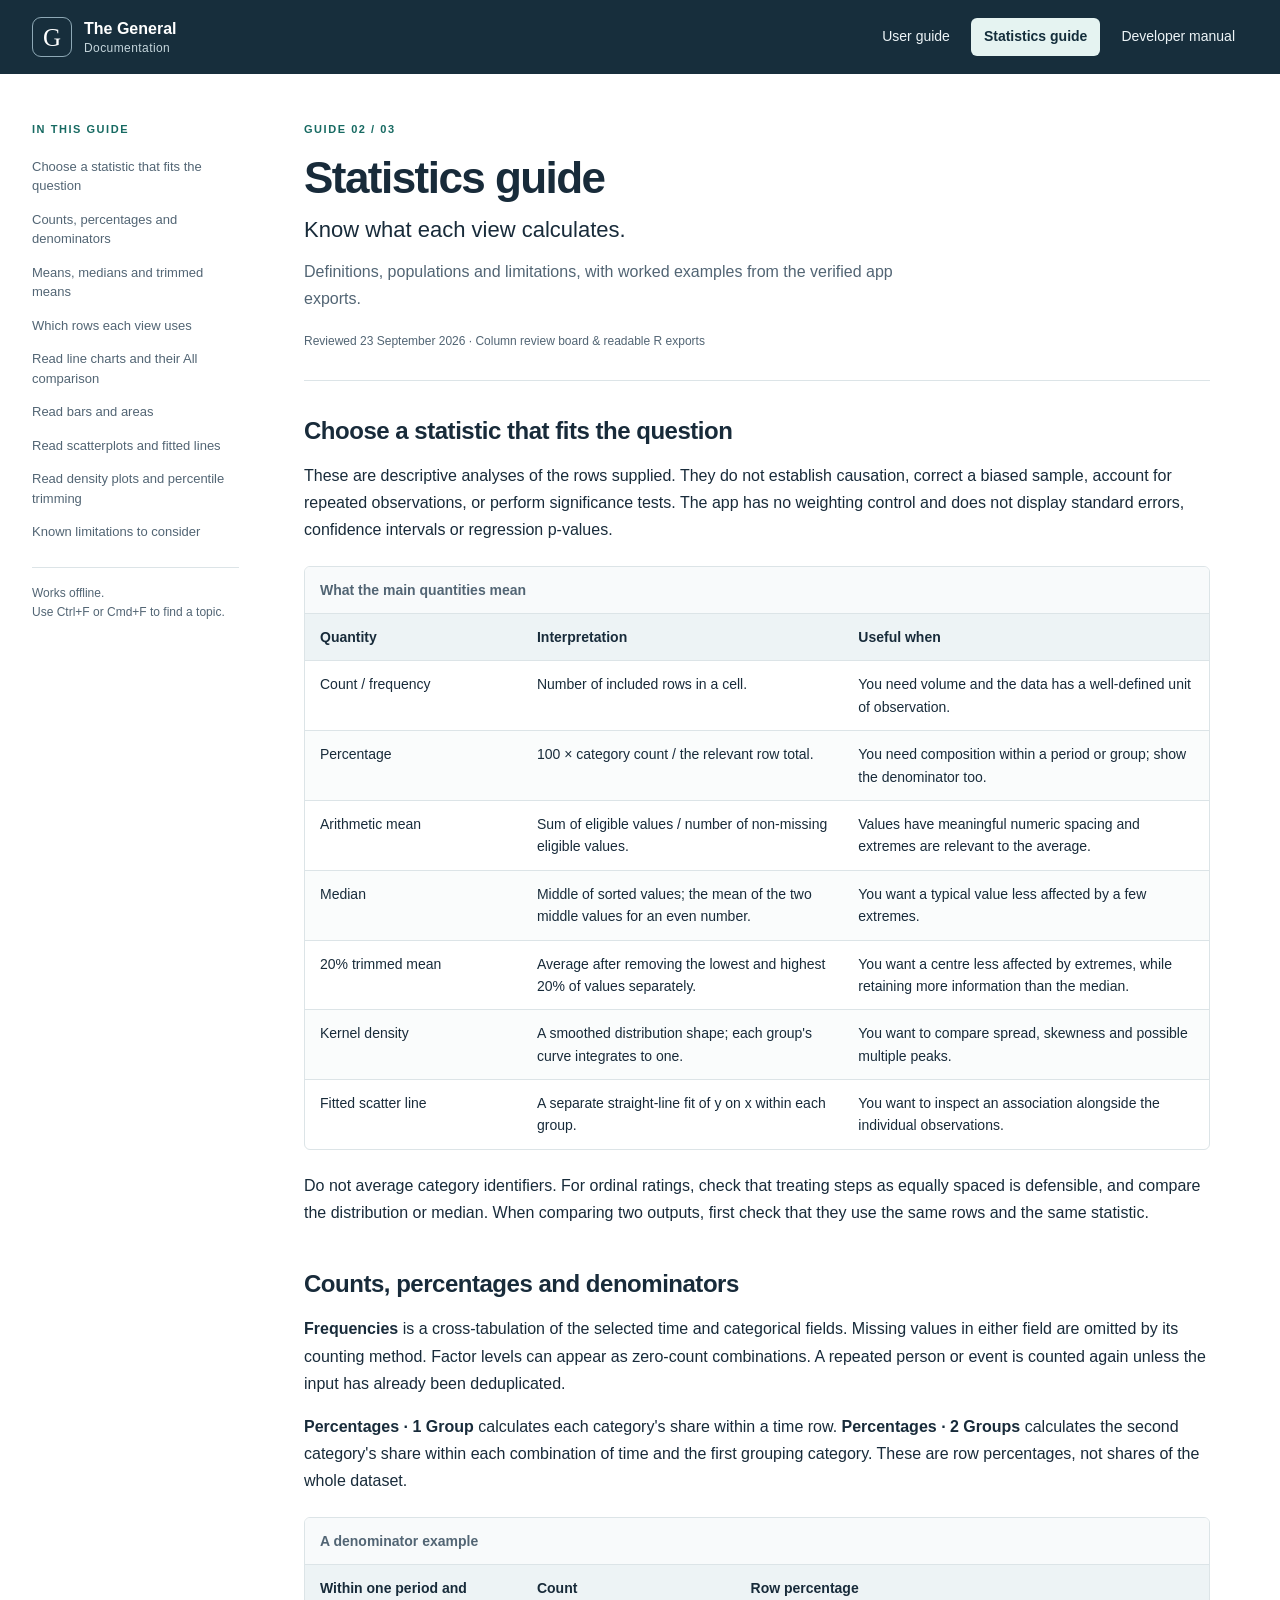
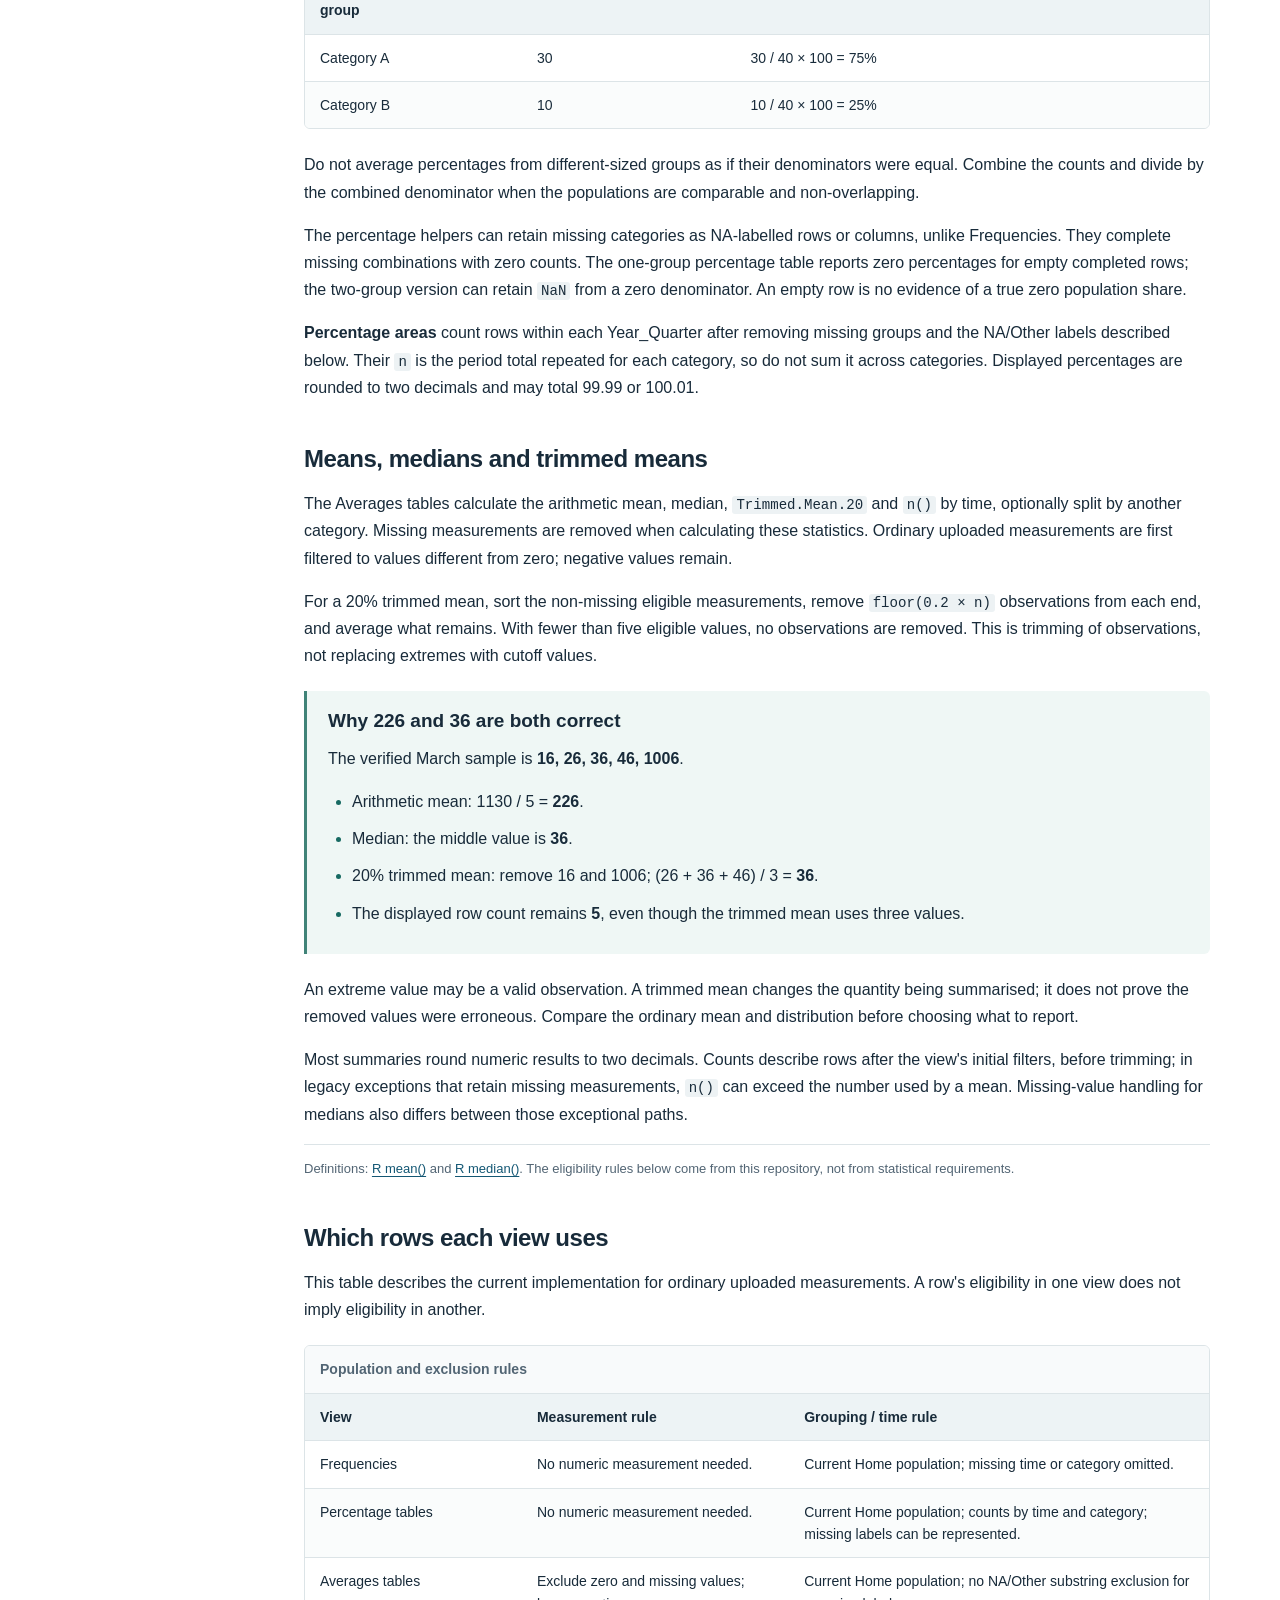
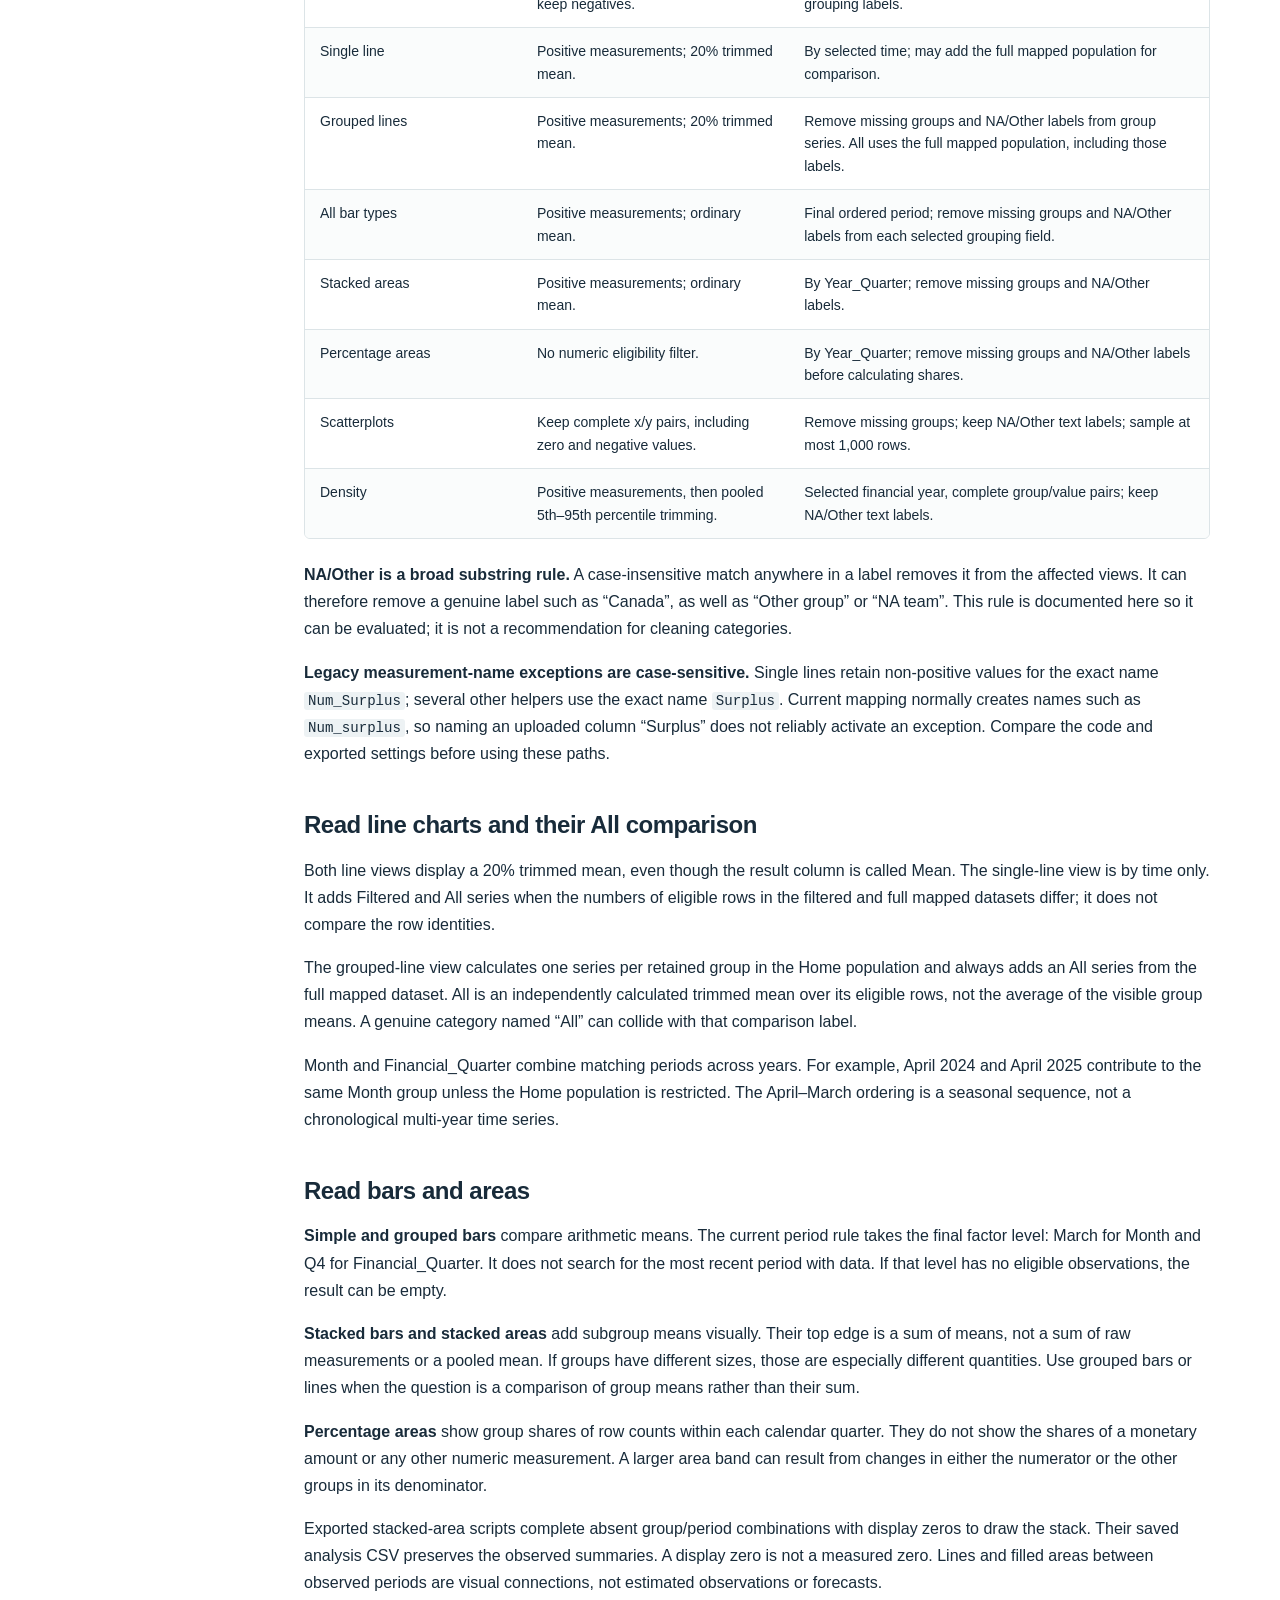
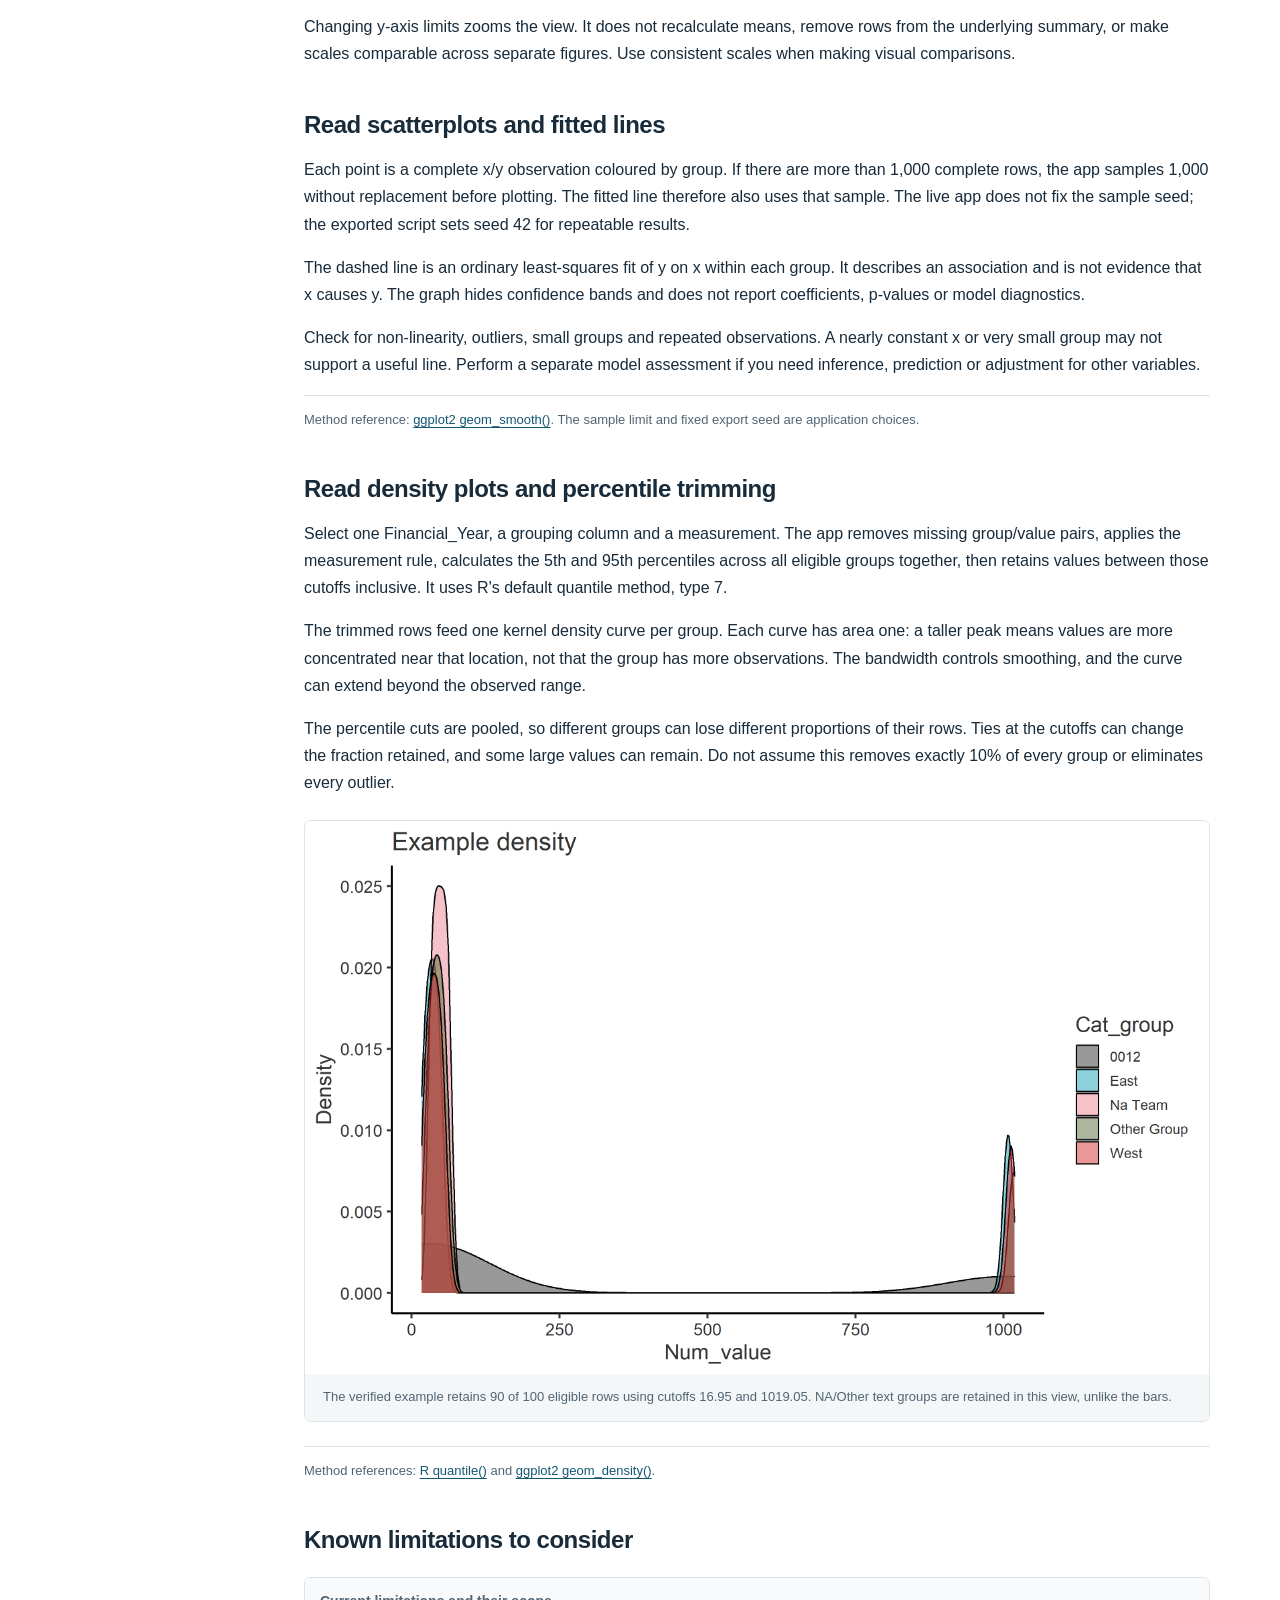
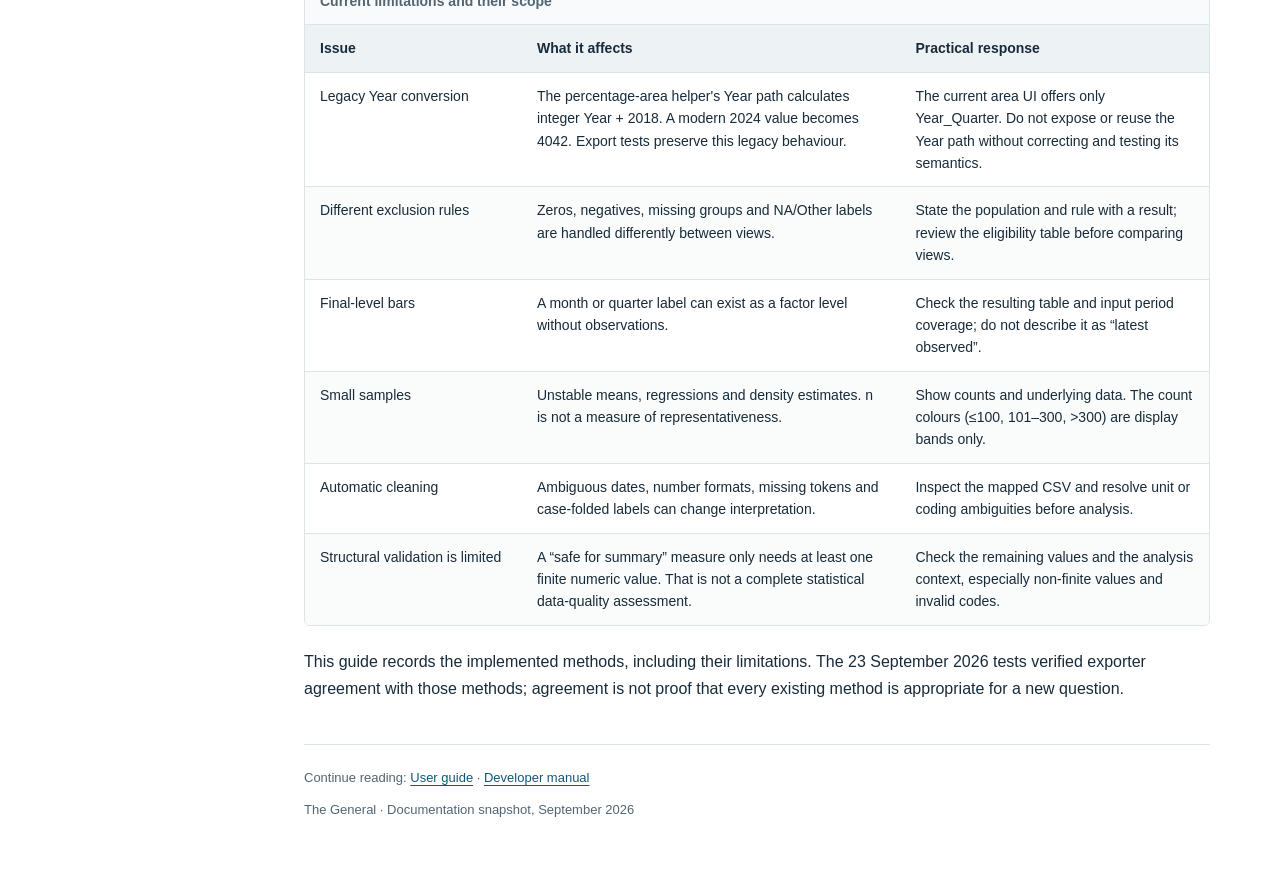
<file: inst/app/www/docs/statistics.html>
<!doctype html>
<html lang="en">
<head>
  <meta charset="utf-8">
  <meta name="viewport" content="width=device-width, initial-scale=1">
  <meta name="description" content="Definitions, populations and limitations, with worked examples from the verified app exports.">
  <title>Statistics guide | The General</title>
  <link rel="stylesheet" href="docs.css">
</head>
<body>
<a class="skip-link" href="#main">Skip to content</a>
<header class="site-header">
  <div class="header-inner">
    <a class="brand" href="index.html"><span class="brand-mark" aria-hidden="true">G</span><span>The General<span class="brand-sub">Documentation</span></span></a>
    <nav aria-label="Guides"><a href="index.html">User guide</a>
<a href="statistics.html" aria-current="page">Statistics guide</a>
<a href="developer.html">Developer manual</a></nav>
  </div>
</header>
<div class="layout">
<aside class="contents">
  <p class="eyebrow">In this guide</p>
  <nav aria-label="On this page"><ol><li><a href="#choose">Choose a statistic that fits the question</a></li>
<li><a href="#counts">Counts, percentages and denominators</a></li>
<li><a href="#averages">Means, medians and trimmed means</a></li>
<li><a href="#eligibility">Which rows each view uses</a></li>
<li><a href="#lines">Read line charts and their All comparison</a></li>
<li><a href="#bars-areas">Read bars and areas</a></li>
<li><a href="#scatter">Read scatterplots and fitted lines</a></li>
<li><a href="#density">Read density plots and percentile trimming</a></li>
<li><a href="#limits">Known limitations to consider</a></li></ol></nav>
  <p class="contents-note">Works offline.<br>Use Ctrl+F or Cmd+F to find a topic.</p>
</aside>
<main id="main" tabindex="-1">
  <div class="page-heading">
    <p class="eyebrow">Guide 02 / 03</p>
    <h1>Statistics guide</h1>
    <p class="subtitle">Know what each view calculates.</p>
    <p class="intro">Definitions, populations and limitations, with worked examples from the verified app exports.</p>
    <p class="version">Reviewed 23 September 2026 · Column review board &amp; readable R exports</p>
  </div>
  <section id="choose">
<h2>Choose a statistic that fits the question</h2>
<p>These are descriptive analyses of the rows supplied. They do not establish causation, correct a biased sample, account for repeated observations, or perform significance tests. The app has no weighting control and does not display standard errors, confidence intervals or regression p-values.</p>
<div class="table-wrap" role="region" tabindex="0" aria-label="What the main quantities mean"><table><caption>What the main quantities mean</caption><thead><tr><th scope="col">Quantity</th><th scope="col">Interpretation</th><th scope="col">Useful when</th></tr></thead><tbody>
<tr><td>Count / frequency</td><td>Number of included rows in a cell.</td><td>You need volume and the data has a well-defined unit of observation.</td></tr>
<tr><td>Percentage</td><td>100 × category count / the relevant row total.</td><td>You need composition within a period or group; show the denominator too.</td></tr>
<tr><td>Arithmetic mean</td><td>Sum of eligible values / number of non-missing eligible values.</td><td>Values have meaningful numeric spacing and extremes are relevant to the average.</td></tr>
<tr><td>Median</td><td>Middle of sorted values; the mean of the two middle values for an even number.</td><td>You want a typical value less affected by a few extremes.</td></tr>
<tr><td>20% trimmed mean</td><td>Average after removing the lowest and highest 20% of values separately.</td><td>You want a centre less affected by extremes, while retaining more information than the median.</td></tr>
<tr><td>Kernel density</td><td>A smoothed distribution shape; each group's curve integrates to one.</td><td>You want to compare spread, skewness and possible multiple peaks.</td></tr>
<tr><td>Fitted scatter line</td><td>A separate straight-line fit of y on x within each group.</td><td>You want to inspect an association alongside the individual observations.</td></tr>
</tbody></table></div>
<p>Do not average category identifiers. For ordinal ratings, check that treating steps as equally spaced is defensible, and compare the distribution or median. When comparing two outputs, first check that they use the same rows and the same statistic.</p>
</section>

<section id="counts">
<h2>Counts, percentages and denominators</h2>
<p><strong>Frequencies</strong> is a cross-tabulation of the selected time and categorical fields. Missing values in either field are omitted by its counting method. Factor levels can appear as zero-count combinations. A repeated person or event is counted again unless the input has already been deduplicated.</p>
<p><strong>Percentages · 1 Group</strong> calculates each category's share within a time row. <strong>Percentages · 2 Groups</strong> calculates the second category's share within each combination of time and the first grouping category. These are row percentages, not shares of the whole dataset.</p>
<div class="table-wrap" role="region" tabindex="0" aria-label="A denominator example"><table><caption>A denominator example</caption><thead><tr><th scope="col">Within one period and group</th><th scope="col">Count</th><th scope="col">Row percentage</th></tr></thead><tbody><tr><td>Category A</td><td>30</td><td>30 / 40 × 100 = 75%</td></tr><tr><td>Category B</td><td>10</td><td>10 / 40 × 100 = 25%</td></tr></tbody></table></div>
<p>Do not average percentages from different-sized groups as if their denominators were equal. Combine the counts and divide by the combined denominator when the populations are comparable and non-overlapping.</p>
<p>The percentage helpers can retain missing categories as NA-labelled rows or columns, unlike Frequencies. They complete missing combinations with zero counts. The one-group percentage table reports zero percentages for empty completed rows; the two-group version can retain <code>NaN</code> from a zero denominator. An empty row is no evidence of a true zero population share.</p>
<p><strong>Percentage areas</strong> count rows within each Year_Quarter after removing missing groups and the NA/Other labels described below. Their <code>n</code> is the period total repeated for each category, so do not sum it across categories. Displayed percentages are rounded to two decimals and may total 99.99 or 100.01.</p>
</section>

<section id="averages">
<h2>Means, medians and trimmed means</h2>
<p>The Averages tables calculate the arithmetic mean, median, <code>Trimmed.Mean.20</code> and <code>n()</code> by time, optionally split by another category. Missing measurements are removed when calculating these statistics. Ordinary uploaded measurements are first filtered to values different from zero; negative values remain.</p>
<p>For a 20% trimmed mean, sort the non-missing eligible measurements, remove <code>floor(0.2 × n)</code> observations from each end, and average what remains. With fewer than five eligible values, no observations are removed. This is trimming of observations, not replacing extremes with cutoff values.</p>
<div class="example"><h3>Why 226 and 36 are both correct</h3><p>The verified March sample is <strong>16, 26, 36, 46, 1006</strong>.</p><ul><li>Arithmetic mean: 1130 / 5 = <strong>226</strong>.</li><li>Median: the middle value is <strong>36</strong>.</li><li>20% trimmed mean: remove 16 and 1006; (26 + 36 + 46) / 3 = <strong>36</strong>.</li><li>The displayed row count remains <strong>5</strong>, even though the trimmed mean uses three values.</li></ul></div>
<p>An extreme value may be a valid observation. A trimmed mean changes the quantity being summarised; it does not prove the removed values were erroneous. Compare the ordinary mean and distribution before choosing what to report.</p>
<p>Most summaries round numeric results to two decimals. Counts describe rows after the view's initial filters, before trimming; in legacy exceptions that retain missing measurements, <code>n()</code> can exceed the number used by a mean. Missing-value handling for medians also differs between those exceptional paths.</p>
<p class="source">Definitions: <a href="https://stat.ethz.ch/R-manual/R-patched/library/base/html/mean.html">R mean()</a> and <a href="https://stat.ethz.ch/R-manual/R-patched/library/stats/html/median.html">R median()</a>. The eligibility rules below come from this repository, not from statistical requirements.</p>
</section>

<section id="eligibility">
<h2>Which rows each view uses</h2>
<p>This table describes the current implementation for ordinary uploaded measurements. A row's eligibility in one view does not imply eligibility in another.</p>
<div class="table-wrap" role="region" tabindex="0" aria-label="Population and exclusion rules"><table><caption>Population and exclusion rules</caption><thead><tr><th scope="col">View</th><th scope="col">Measurement rule</th><th scope="col">Grouping / time rule</th></tr></thead><tbody>
<tr><td>Frequencies</td><td>No numeric measurement needed.</td><td>Current Home population; missing time or category omitted.</td></tr>
<tr><td>Percentage tables</td><td>No numeric measurement needed.</td><td>Current Home population; counts by time and category; missing labels can be represented.</td></tr>
<tr><td>Averages tables</td><td>Exclude zero and missing values; keep negatives.</td><td>Current Home population; no NA/Other substring exclusion for grouping labels.</td></tr>
<tr><td>Single line</td><td>Positive measurements; 20% trimmed mean.</td><td>By selected time; may add the full mapped population for comparison.</td></tr>
<tr><td>Grouped lines</td><td>Positive measurements; 20% trimmed mean.</td><td>Remove missing groups and NA/Other labels from group series. All uses the full mapped population, including those labels.</td></tr>
<tr><td>All bar types</td><td>Positive measurements; ordinary mean.</td><td>Final ordered period; remove missing groups and NA/Other labels from each selected grouping field.</td></tr>
<tr><td>Stacked areas</td><td>Positive measurements; ordinary mean.</td><td>By Year_Quarter; remove missing groups and NA/Other labels.</td></tr>
<tr><td>Percentage areas</td><td>No numeric eligibility filter.</td><td>By Year_Quarter; remove missing groups and NA/Other labels before calculating shares.</td></tr>
<tr><td>Scatterplots</td><td>Keep complete x/y pairs, including zero and negative values.</td><td>Remove missing groups; keep NA/Other text labels; sample at most 1,000 rows.</td></tr>
<tr><td>Density</td><td>Positive measurements, then pooled 5th–95th percentile trimming.</td><td>Selected financial year, complete group/value pairs; keep NA/Other text labels.</td></tr>
</tbody></table></div>
<p><strong>NA/Other is a broad substring rule.</strong> A case-insensitive match anywhere in a label removes it from the affected views. It can therefore remove a genuine label such as “Canada”, as well as “Other group” or “NA team”. This rule is documented here so it can be evaluated; it is not a recommendation for cleaning categories.</p>
<p><strong>Legacy measurement-name exceptions are case-sensitive.</strong> Single lines retain non-positive values for the exact name <code>Num_Surplus</code>; several other helpers use the exact name <code>Surplus</code>. Current mapping normally creates names such as <code>Num_surplus</code>, so naming an uploaded column “Surplus” does not reliably activate an exception. Compare the code and exported settings before using these paths.</p>
</section>

<section id="lines">
<h2>Read line charts and their All comparison</h2>
<p>Both line views display a 20% trimmed mean, even though the result column is called Mean. The single-line view is by time only. It adds Filtered and All series when the numbers of eligible rows in the filtered and full mapped datasets differ; it does not compare the row identities.</p>
<p>The grouped-line view calculates one series per retained group in the Home population and always adds an All series from the full mapped dataset. All is an independently calculated trimmed mean over its eligible rows, not the average of the visible group means. A genuine category named “All” can collide with that comparison label.</p>
<p>Month and Financial_Quarter combine matching periods across years. For example, April 2024 and April 2025 contribute to the same Month group unless the Home population is restricted. The April–March ordering is a seasonal sequence, not a chronological multi-year time series.</p>
</section>

<section id="bars-areas">
<h2>Read bars and areas</h2>
<p><strong>Simple and grouped bars</strong> compare arithmetic means. The current period rule takes the final factor level: March for Month and Q4 for Financial_Quarter. It does not search for the most recent period with data. If that level has no eligible observations, the result can be empty.</p>
<p><strong>Stacked bars and stacked areas</strong> add subgroup means visually. Their top edge is a sum of means, not a sum of raw measurements or a pooled mean. If groups have different sizes, those are especially different quantities. Use grouped bars or lines when the question is a comparison of group means rather than their sum.</p>
<p><strong>Percentage areas</strong> show group shares of row counts within each calendar quarter. They do not show the shares of a monetary amount or any other numeric measurement. A larger area band can result from changes in either the numerator or the other groups in its denominator.</p>
<p>Exported stacked-area scripts complete absent group/period combinations with display zeros to draw the stack. Their saved analysis CSV preserves the observed summaries. A display zero is not a measured zero. Lines and filled areas between observed periods are visual connections, not estimated observations or forecasts.</p>
<p>Changing y-axis limits zooms the view. It does not recalculate means, remove rows from the underlying summary, or make scales comparable across separate figures. Use consistent scales when making visual comparisons.</p>
</section>

<section id="scatter">
<h2>Read scatterplots and fitted lines</h2>
<p>Each point is a complete x/y observation coloured by group. If there are more than 1,000 complete rows, the app samples 1,000 without replacement before plotting. The fitted line therefore also uses that sample. The live app does not fix the sample seed; the exported script sets seed 42 for repeatable results.</p>
<p>The dashed line is an ordinary least-squares fit of y on x within each group. It describes an association and is not evidence that x causes y. The graph hides confidence bands and does not report coefficients, p-values or model diagnostics.</p>
<p>Check for non-linearity, outliers, small groups and repeated observations. A nearly constant x or very small group may not support a useful line. Perform a separate model assessment if you need inference, prediction or adjustment for other variables.</p>
<p class="source">Method reference: <a href="https://ggplot2.tidyverse.org/reference/geom_smooth.html">ggplot2 geom_smooth()</a>. The sample limit and fixed export seed are application choices.</p>
</section>

<section id="density">
<h2>Read density plots and percentile trimming</h2>
<p>Select one Financial_Year, a grouping column and a measurement. The app removes missing group/value pairs, applies the measurement rule, calculates the 5th and 95th percentiles across all eligible groups together, then retains values between those cutoffs inclusive. It uses R's default quantile method, type 7.</p>
<p>The trimmed rows feed one kernel density curve per group. Each curve has area one: a taller peak means values are more concentrated near that location, not that the group has more observations. The bandwidth controls smoothing, and the curve can extend beyond the observed range.</p>
<p>The percentile cuts are pooled, so different groups can lose different proportions of their rows. Ties at the cutoffs can change the fraction retained, and some large values can remain. Do not assume this removes exactly 10% of every group or eliminates every outlier.</p>
<figure><img src="images/density.png" alt="Verified density export showing distributions for 0012, East, Na Team, Other Group and West; some large values remain after pooled trimming." width="2700" height="1650" loading="lazy"><figcaption>The verified example retains 90 of 100 eligible rows using cutoffs 16.95 and 1019.05. NA/Other text groups are retained in this view, unlike the bars.</figcaption></figure>
<p class="source">Method references: <a href="https://stat.ethz.ch/R-manual/R-patched/library/stats/html/quantile.html">R quantile()</a> and <a href="https://ggplot2.tidyverse.org/reference/geom_density.html">ggplot2 geom_density()</a>.</p>
</section>

<section id="limits">
<h2>Known limitations to consider</h2>
<div class="table-wrap" role="region" tabindex="0" aria-label="Current limitations and their scope"><table><caption>Current limitations and their scope</caption><thead><tr><th scope="col">Issue</th><th scope="col">What it affects</th><th scope="col">Practical response</th></tr></thead><tbody>
<tr><td>Legacy Year conversion</td><td>The percentage-area helper's Year path calculates integer Year + 2018. A modern 2024 value becomes 4042. Export tests preserve this legacy behaviour.</td><td>The current area UI offers only Year_Quarter. Do not expose or reuse the Year path without correcting and testing its semantics.</td></tr>
<tr><td>Different exclusion rules</td><td>Zeros, negatives, missing groups and NA/Other labels are handled differently between views.</td><td>State the population and rule with a result; review the eligibility table before comparing views.</td></tr>
<tr><td>Final-level bars</td><td>A month or quarter label can exist as a factor level without observations.</td><td>Check the resulting table and input period coverage; do not describe it as “latest observed”.</td></tr>
<tr><td>Small samples</td><td>Unstable means, regressions and density estimates. n is not a measure of representativeness.</td><td>Show counts and underlying data. The count colours (≤100, 101–300, &gt;300) are display bands only.</td></tr>
<tr><td>Automatic cleaning</td><td>Ambiguous dates, number formats, missing tokens and case-folded labels can change interpretation.</td><td>Inspect the mapped CSV and resolve unit or coding ambiguities before analysis.</td></tr>
<tr><td>Structural validation is limited</td><td>A “safe for summary” measure only needs at least one finite numeric value. That is not a complete statistical data-quality assessment.</td><td>Check the remaining values and the analysis context, especially non-finite values and invalid codes.</td></tr>
</tbody></table></div>
<p>This guide records the implemented methods, including their limitations. The 23 September 2026 tests verified exporter agreement with those methods; agreement is not proof that every existing method is appropriate for a new question.</p>
</section>

  <footer class="page-footer"><p>Continue reading: <a href="index.html">User guide</a> · <a href="developer.html">Developer manual</a></p><p>The General · Documentation snapshot, September 2026</p></footer>
</main>
</div>
</body>
</html>
</file>
<file: inst/app/www/docs/docs.css>
:root {
  color-scheme: light;
  --ink: #182b3a;
  --muted: #526574;
  --blue: #135774;
  --teal: #176a62;
  --line: #dce4e7;
  --paper: #ffffff;
  --wash: #f3f7f8;
}
* { box-sizing: border-box; }
html { scroll-padding-top: 106px; }
body {
  margin: 0;
  color: var(--ink);
  background: var(--paper);
  font: 16px/1.7 -apple-system, BlinkMacSystemFont, "Segoe UI", sans-serif;
}
a { color: var(--blue); text-underline-offset: 3px; }
a:hover { text-decoration-thickness: 2px; }
a:focus-visible, [tabindex]:focus-visible {
  outline: 3px solid #e8ac21;
  outline-offset: 4px;
}
.skip-link {
  position: fixed; top: -100px; left: 16px; z-index: 10;
  padding: 8px 16px; background: white; color: var(--ink);
}
.skip-link:focus { top: 12px; }
.site-header {
  position: sticky; top: 0; z-index: 3;
  background: #172e3c; color: white;
}
.header-inner {
  max-width: 1280px; margin: auto; padding: 17px 32px;
  display: flex; align-items: center; justify-content: space-between; gap: 24px;
}
.brand { display: flex; align-items: center; gap: 12px; color: white; text-decoration: none; font-weight: 650; line-height: 1.35; }
.brand-mark {
  display: grid; place-items: center; height: 40px; width: 40px;
  border: 1px solid #8ea9b6; border-radius: 9px; font: 25px/1 Georgia, serif;
}
.brand-sub { display: block; font-size: 12px; color: #c5d5dc; font-weight: 400; letter-spacing: .035em; }
.site-header nav { display: flex; flex-wrap: wrap; gap: 8px; }
.site-header nav a { color: #edf4f7; text-decoration: none; font-size: 14px; padding: 7px 13px; border-radius: 6px; }
.site-header nav a:hover { background: #284555; }
.site-header nav a[aria-current="page"] { color: #132d3b; background: #e5f3f1; font-weight: 650; }
.layout { max-width: 1280px; margin: auto; padding: 46px 32px 60px; display: grid; grid-template-columns: 222px minmax(0, 1fr); gap: 50px; }
.contents { position: sticky; top: 119px; align-self: start; max-height: calc(100vh - 145px); overflow-y: auto; padding: 0 15px 5px 0; }
.eyebrow { margin: 0 0 14px; color: var(--teal); font-size: 11px; font-weight: 750; letter-spacing: .14em; text-transform: uppercase; }
.contents ol { list-style: none; padding: 0; margin: 0; }
.contents li { margin: 0 0 6px; line-height: 1.5; }
.contents a { display: block; padding: 4px 0; font-size: 13px; text-decoration: none; color: var(--muted); }
.contents a:hover { color: var(--blue); text-decoration: underline; }
.contents-note { border-top: 1px solid var(--line); margin-top: 21px; padding-top: 16px; color: var(--muted); font-size: 12px; line-height: 1.6; }
main { min-width: 0; max-width: 906px; }
.page-heading { padding: 0 0 28px; margin-bottom: 34px; border-bottom: 1px solid var(--line); }
h1 { margin: 0 0 12px; font-size: clamp(32px, 3.6vw, 44px); letter-spacing: -.035em; line-height: 1.15; font-weight: 700; }
.subtitle { font-size: 22px; line-height: 1.4; margin: 0 0 12px; color: var(--ink); }
.intro { color: var(--muted); max-width: 68ch; margin: 0 0 19px; }
.version { color: var(--muted); font-size: 12px; margin: 0; }
section { margin: 0 0 42px; }
h2 { font-size: 24px; letter-spacing: -.02em; line-height: 1.3; margin: 0 0 16px; }
h3 { font-size: 19px; line-height: 1.4; margin: 0 0 10px; }
p { margin: 0 0 16px; }
li { margin: 0 0 10px; }
ol, ul { padding-left: 24px; margin-top: 0; margin-bottom: 20px; }
li::marker { color: var(--teal); font-weight: 650; }
.steps li { padding-left: 5px; }
strong { font-weight: 650; }
code { font: .88em/1.6 ui-monospace, "Cascadia Code", Consolas, monospace; background: #edf2f4; border-radius: 3px; padding: 1px 4px; overflow-wrap: anywhere; }
pre { background: #f0f5f6; border: 1px solid var(--line); border-radius: 7px; padding: 18px 20px; overflow-x: auto; margin: 20px 0; font-size: 15px; line-height: 1.6; }
pre code { background: transparent; padding: 0; overflow-wrap: normal; }
.note, .example { background: #eff7f5; border-left: 3px solid #408378; padding: 17px 21px; border-radius: 0 6px 6px 0; margin: 22px 0; }
.example > :last-child { margin-bottom: 0; }
.table-wrap { width: 100%; overflow-x: auto; margin: 22px 0; border: 1px solid var(--line); border-radius: 6px; }
table { width: 100%; border-collapse: collapse; font-size: 14px; line-height: 1.6; }
caption { text-align: left; padding: 12px 15px; font-weight: 650; color: var(--muted); background: #f8fafb; }
th, td { padding: 12px 15px; text-align: left; vertical-align: top; border-top: 1px solid var(--line); }
th { background: #edf3f5; font-weight: 650; }
tbody tr:nth-child(even) { background: #fafcfc; }
th:first-child, td:first-child { width: 24%; }
td code { font-size: .88em; }
figure { margin: 24px 0; border: 1px solid var(--line); border-radius: 7px; overflow: hidden; }
figure img { display: block; width: 100%; height: auto; }
figcaption { padding: 13px 18px; background: var(--wash); color: var(--muted); font-size: 13px; line-height: 1.6; }
.source { color: var(--muted); font-size: 13px; border-top: 1px solid var(--line); padding-top: 13px; }
.button { display: inline-block; margin: 0 7px 8px 0; padding: 8px 14px; border: 1px solid var(--blue); border-radius: 6px; background: var(--blue); color: white; text-decoration: none; font-size: 14px; font-weight: 600; }
.button:hover { background: #0d425b; text-decoration: underline; }
.button.secondary { background: white; color: var(--blue); }
.button.secondary:hover { background: var(--wash); }
.page-footer { border-top: 1px solid var(--line); padding-top: 22px; color: var(--muted); font-size: 13px; }
.page-footer p { margin-bottom: 10px; }
@media (max-width: 900px) {
  .layout { grid-template-columns: 175px minmax(0, 1fr); gap: 28px; padding: 34px 24px; }
  .header-inner { padding: 15px 24px; }
}
@media (max-width: 700px) {
  html { scroll-padding-top: 136px; }
  .header-inner { display: block; padding: 13px 18px; }
  .brand { margin-bottom: 13px; font-size: 15px; }
  .brand-mark { height: 32px; width: 32px; font-size: 21px; }
  .brand-sub { font-size: 11px; }
  .site-header nav { gap: 3px; }
  .site-header nav a { font-size: 12px; padding: 6px 8px; }
  .layout { display: block; padding: 28px 18px 40px; }
  .contents { position: static; max-height: none; padding: 0 0 18px; margin-bottom: 30px; border-bottom: 1px solid var(--line); }
  .contents ol { columns: 2; column-gap: 20px; }
  .contents li { break-inside: avoid; }
  .contents a { font-size: 12px; }
  .contents-note { display: none; }
  .page-heading { padding-bottom: 24px; }
  .subtitle { font-size: 20px; }
  h2 { font-size: 22px; }
  body { font-size: 15px; }
  table { min-width: 550px; font-size: 13px; }
  th, td { padding: 10px 12px; }
  .note, .example { padding: 15px 17px; }
}
@media print {
  @page { margin: 18mm; }
  body { font-size: 10pt; color: #000; background: white; line-height: 1.5; }
  .site-header, .contents, .skip-link, .button { display: none; }
  .layout { display: block; padding: 0; }
  main { max-width: none; }
  h1 { font-size: 28pt; }
  h2 { font-size: 16pt; break-after: avoid; }
  h3, caption { break-after: avoid; }
  h3 { font-size: 12pt; }
  section { margin-bottom: 22pt; }
  a { color: #000; }
  .table-wrap { overflow: visible; border: none; }
  table { min-width: 0; font-size: 9pt; }
  thead { display: table-header-group; }
  tr, figure, pre { break-inside: avoid; }
  figure { max-width: 150mm; }
  th, td { padding: 7pt; }
  pre { white-space: pre-wrap; overflow-wrap: anywhere; }
  .note, .example { border: 1px solid #888; background: white; }
}
</file>
